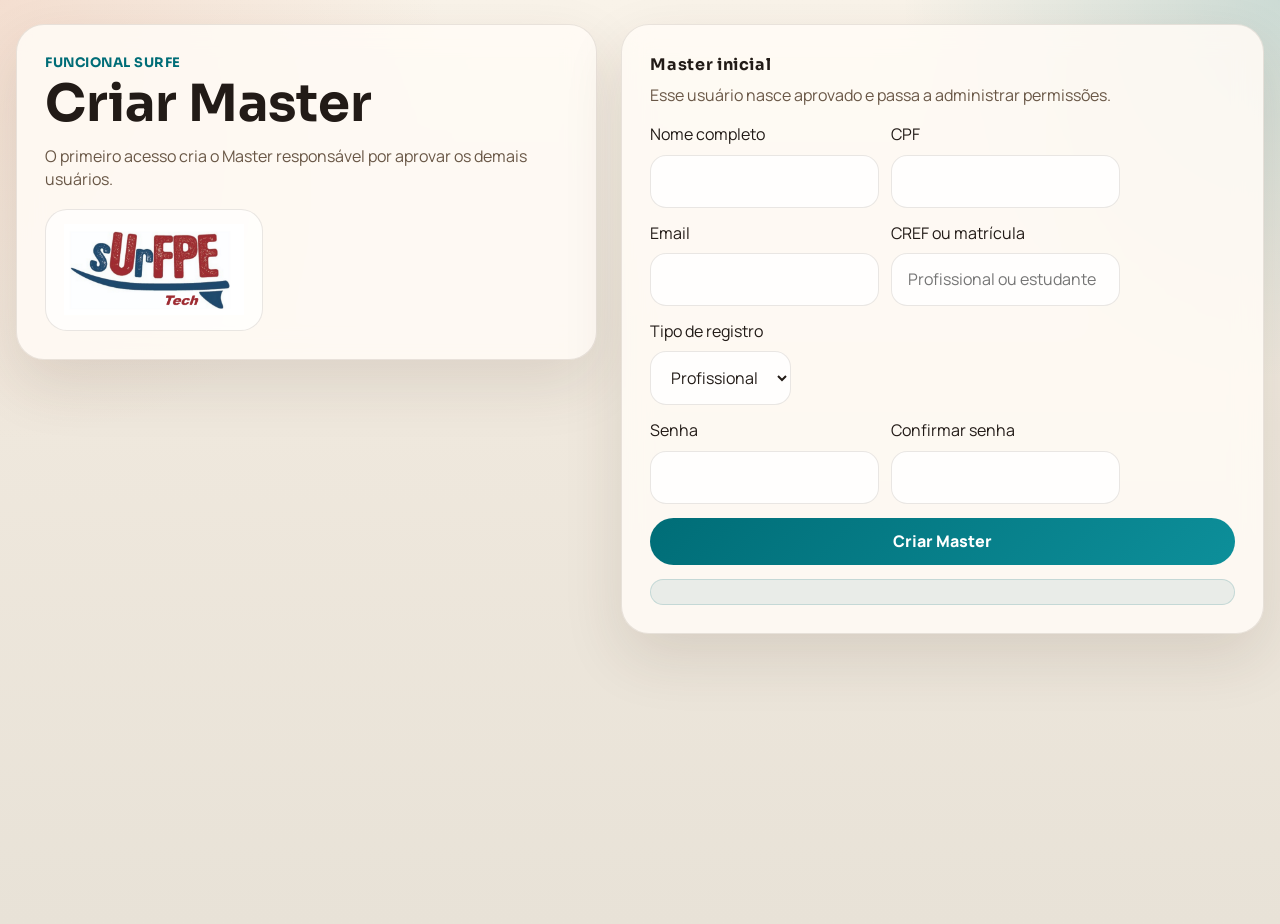
<file: index.html>
﻿<!DOCTYPE html>
<html lang="pt-BR">
<head>
  <meta charset="UTF-8">
  <meta name="viewport" content="width=device-width, initial-scale=1.0">
  <title>Treinos Criados sUrFPE</title>
  <link rel="preconnect" href="https://fonts.googleapis.com">
  <link rel="preconnect" href="https://fonts.gstatic.com" crossorigin>
  <link href="https://fonts.googleapis.com/css2?family=Manrope:wght@400;500;700;800&family=Sora:wght@500;700&display=swap" rel="stylesheet">
  <link rel="stylesheet" href="styles.css">
</head>
<body data-page="dashboard">
  <div class="page-shell">
    <nav class="top-nav">
      <a class="nav-link is-current" href="index.html">Treinos Criados</a>
      <a class="nav-link" href="prescricao.html">Criar Treino</a>
      <a class="nav-link" href="repositorio.html">Repositório</a>
      <a class="nav-link" href="analytics.html">Analytics</a>
      <a class="nav-link" href="users.html">Gestão de Usuários</a>
    </nav>

    <header class="hero dashboard-hero">
      <div class="hero-copy">
        <p class="eyebrow">Funcional Surfe</p>
        <h1>Treinos Criados</h1>
        <p class="hero-text">Acompanhe os programas já montados, reabra qualquer sessão para editar e mantenha a listagem principal dos treinos de forma simples.</p>
        <div class="hero-actions">
          <a class="primary-button link-button" href="prescricao.html">Criar novo treino</a>
        </div>
        <div class="hero-brand">
          <img src="assets/branding/logo-surfpe-tech.png" alt="Logo sUrFPE Tech">
        </div>
      </div>
      <div class="hero-panel dashboard-panel">
        <div class="stat">
          <span class="stat-label">Treinos criados</span>
          <strong class="stat-value" id="dashboardSessions">0</strong>
        </div>
        <div class="stat">
          <span class="stat-label">Média exercícios/treino</span>
          <strong class="stat-value" id="dashboardExerciseAverage">0</strong>
        </div>
        <div class="stat">
          <span class="stat-label">Exercícios no banco</span>
          <strong class="stat-value" id="dashboardTotal">0</strong>
        </div>
      </div>
    </header>

    <section class="dashboard-grid">
      <article class="catalog-panel dashboard-wide">
        <div class="panel-header">
          <div>
            <p class="panel-title">Programas Criados</p>
            <p class="panel-subtitle">Treinos gravados com suas configurações e ênfases.</p>
          </div>
        </div>
        <div class="training-filters">
          <label>
            <span>Nome</span>
            <input id="trainingSearch" type="search" placeholder="Buscar treino pelo nome">
          </label>
          <label>
            <span>Data inicial</span>
            <input id="trainingDateFrom" type="date">
          </label>
          <label>
            <span>Data final</span>
            <input id="trainingDateTo" type="date">
          </label>
          <label>
            <span>Duracao minima (min)</span>
            <input id="trainingDurationMin" type="number" min="0" step="0.25" placeholder="0">
          </label>
          <label>
            <span>Duracao maxima (min)</span>
            <input id="trainingDurationMax" type="number" min="0" step="0.25" placeholder="60">
          </label>
        </div>
        <div class="results-meta">
          <span id="trainingFilterSummary">Mostrando todos os treinos criados.</span>
          <button class="ghost-button compact-button" id="trainingFiltersReset" type="button">Limpar filtros</button>
        </div>
        <div class="created-trainings" id="createdTrainings"></div>
      </article>
    </section>
  </div>

  <script src="usage-analytics.js"></script>
  <script src="auth.js"></script>
  <script src="data/exercises.js"></script>
  <script src="dashboard-v2.js"></script>
</body>
</html>
</file>
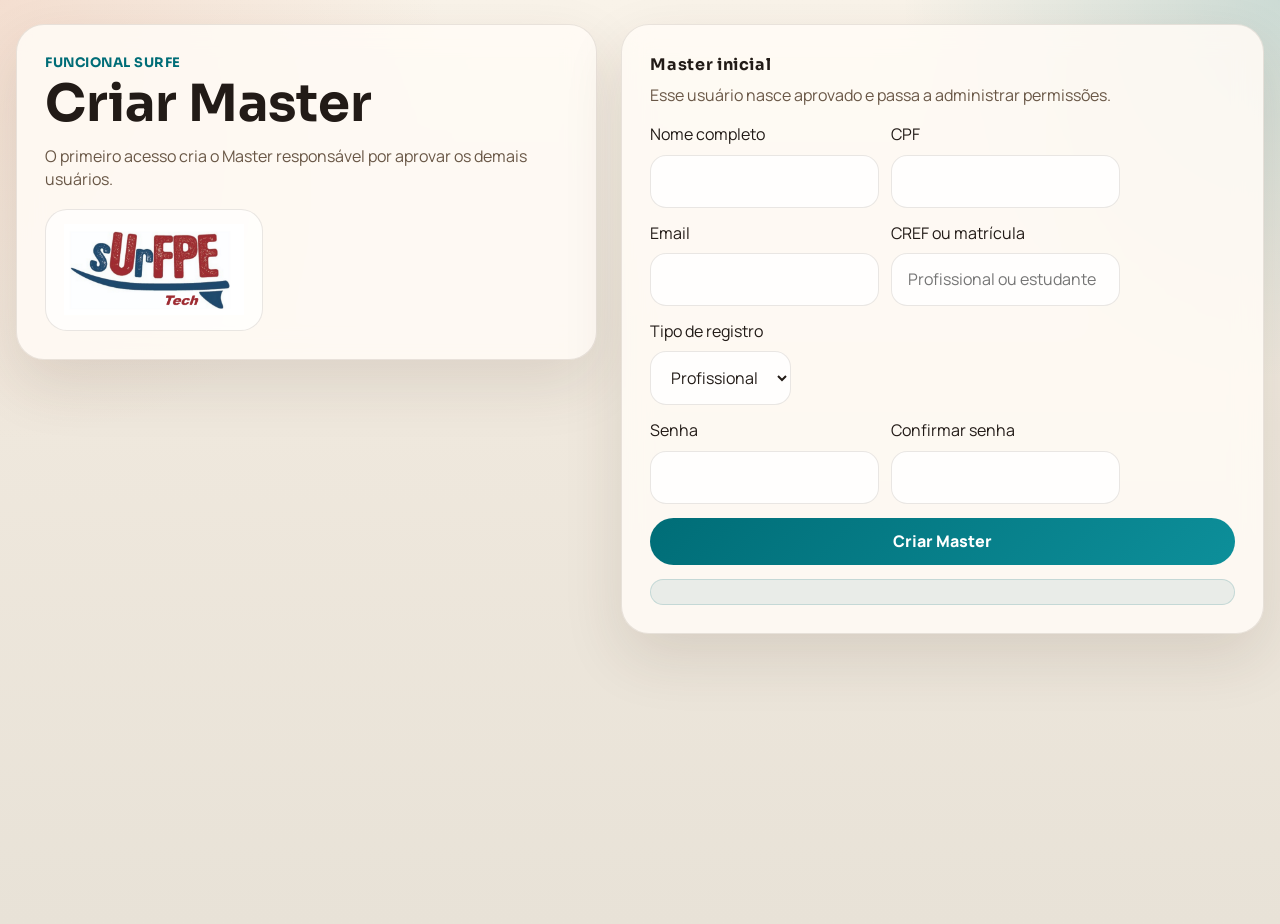
<file: analytics.html>
<!DOCTYPE html>
<html lang="pt-BR">
<head>
  <meta charset="UTF-8">
  <meta name="viewport" content="width=device-width, initial-scale=1.0">
  <title>Analytics sUrFPE</title>
  <link rel="preconnect" href="https://fonts.googleapis.com">
  <link rel="preconnect" href="https://fonts.gstatic.com" crossorigin>
  <link href="https://fonts.googleapis.com/css2?family=Manrope:wght@400;500;700;800&family=Sora:wght@500;700&display=swap" rel="stylesheet">
  <link rel="stylesheet" href="styles.css">
</head>
<body data-page="analytics">
  <div class="page-shell">
    <nav class="top-nav">
      <a class="nav-link" href="index.html">Treinos Criados</a>
      <a class="nav-link" href="prescricao.html">Criar Treino</a>
      <a class="nav-link" href="repositorio.html">Repositório</a>
      <a class="nav-link is-current" href="analytics.html">Analytics</a>
      <a class="nav-link" href="users.html">Gestão de Usuários</a>
    </nav>

    <header class="hero analytics-hero-minimal">
      <div class="hero-copy">
        <p class="eyebrow">Funcional Surfe</p>
        <h1>Analytics</h1>
        <p class="hero-text">Indicadores de uso do sistema, comportamento recente e leitura consolidada do banco e dos treinos criados.</p>
      </div>
      <div class="hero-panel analytics-hero-panel">
        <div class="stat">
          <span class="stat-label">Treinos criados</span>
          <strong class="stat-value" id="dashboardSessions">0</strong>
        </div>
        <div class="stat">
          <span class="stat-label">Média exercícios/treino</span>
          <strong class="stat-value" id="dashboardExerciseAverage">0</strong>
        </div>
        <div class="stat">
          <span class="stat-label">Exercícios no banco</span>
          <strong class="stat-value" id="dashboardTotal">0</strong>
        </div>
      </div>
    </header>

    <section class="dashboard-grid analytics-page-grid">
      <article class="catalog-panel dashboard-wide analytics-panel-minimal">
        <div class="panel-header">
          <div>
            <p class="panel-title">Leitura do Sistema</p>
            <p class="panel-subtitle">Resumo de operação, uso recente, distribuição do banco e tendências de acesso.</p>
          </div>
        </div>
        <div class="analytics-sections" id="dashboardStats"></div>
      </article>
    </section>

  </div>

  <script src="usage-analytics.js"></script>
  <script src="auth.js"></script>
  <script src="data/exercises.js"></script>
  <script src="dashboard-v2.js"></script>
</body>
</html>
</file>
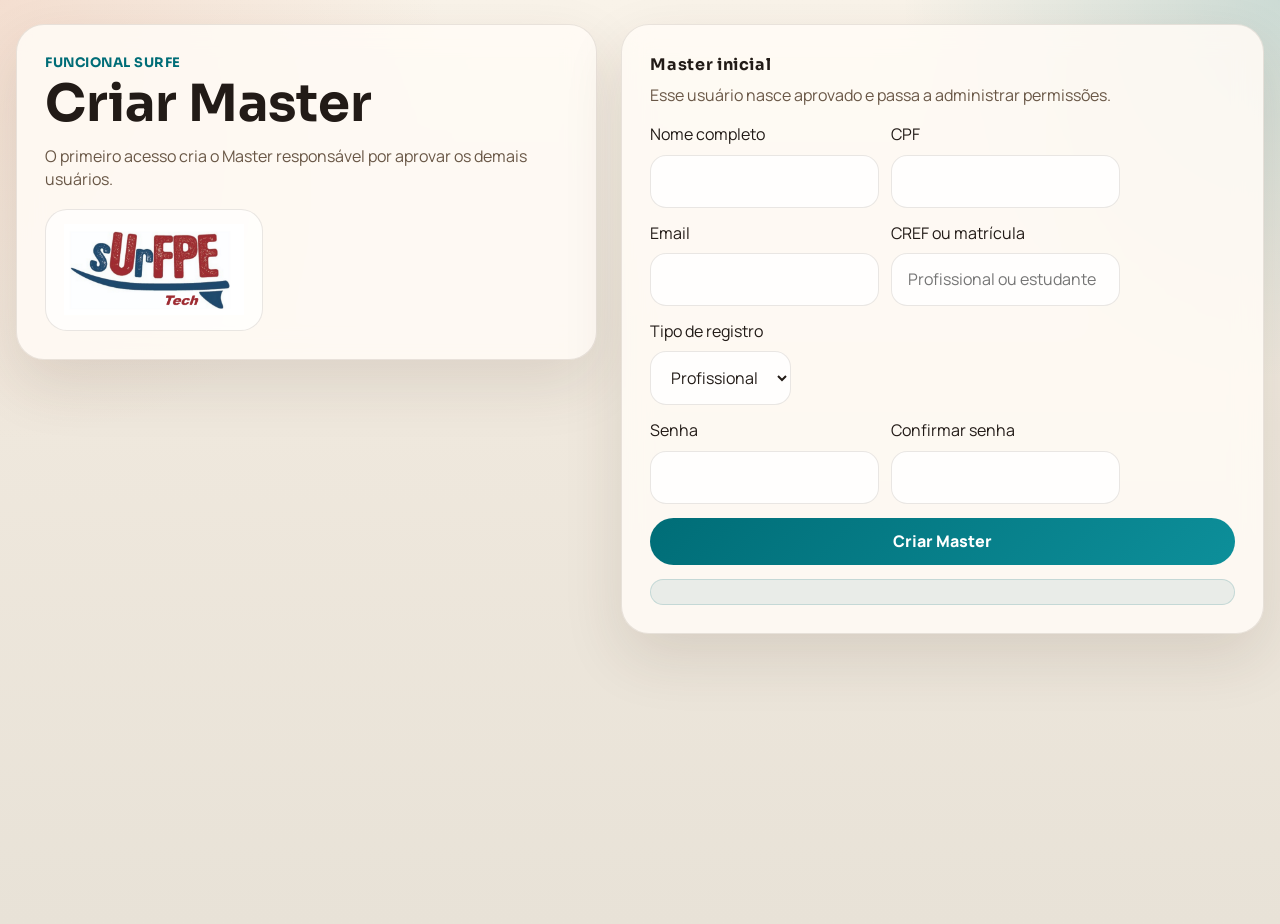
<file: login.html>
<!DOCTYPE html>
<html lang="pt-BR">
<head>
  <meta charset="UTF-8">
  <meta name="viewport" content="width=device-width, initial-scale=1.0">
  <title>Login sUrFPE</title>
  <link rel="preconnect" href="https://fonts.googleapis.com">
  <link rel="preconnect" href="https://fonts.gstatic.com" crossorigin>
  <link href="https://fonts.googleapis.com/css2?family=Manrope:wght@400;500;700;800&family=Sora:wght@500;700&display=swap" rel="stylesheet">
  <link rel="stylesheet" href="styles.css">
</head>
<body data-page="login">
  <div class="page-shell">
    <div id="authApp"></div>
  </div>

  <script src="usage-analytics.js"></script>
  <script src="auth.js"></script>
</body>
</html>
</file>
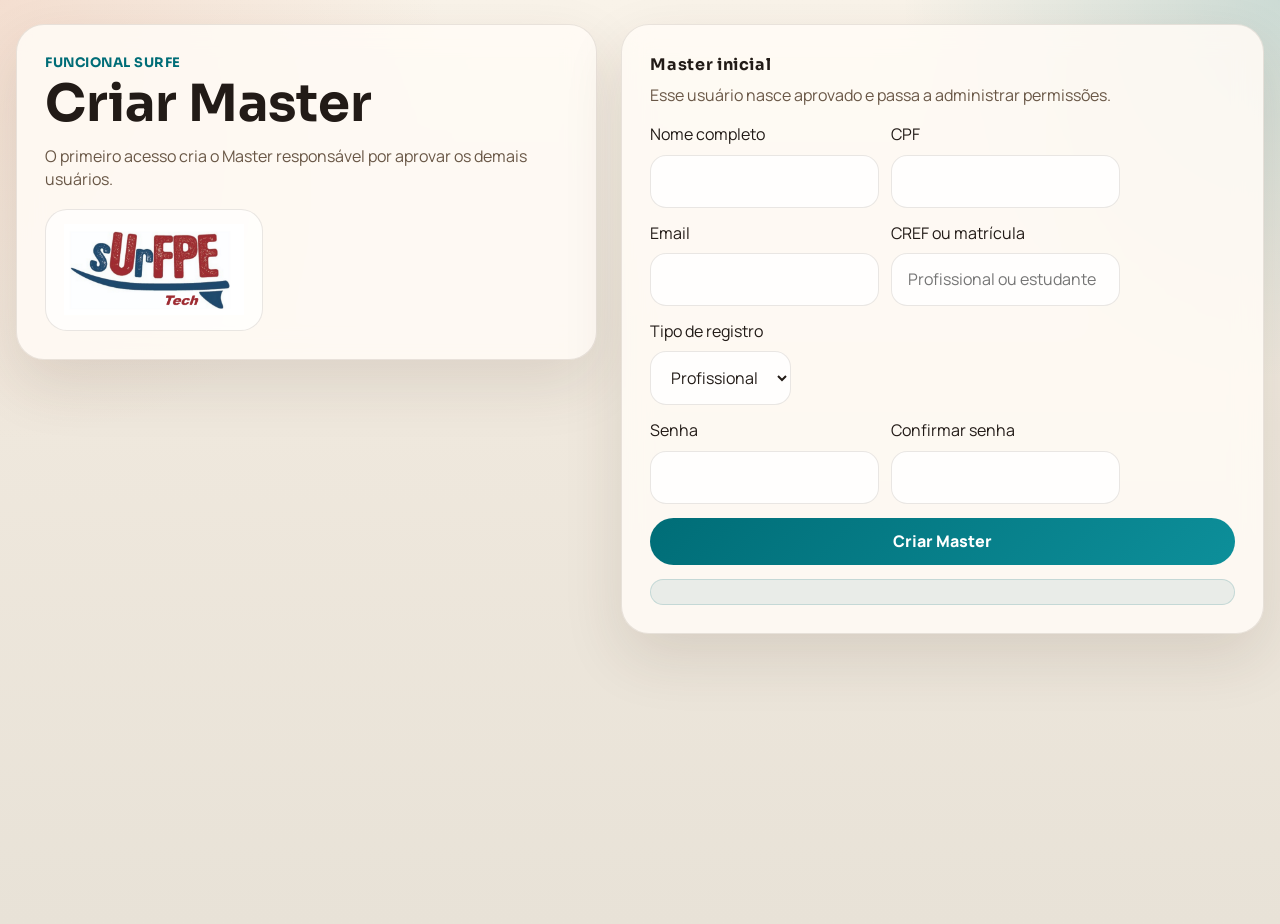
<file: prescricao.html>
<!DOCTYPE html>
<html lang="pt-BR">
<head>
  <meta charset="UTF-8">
  <meta name="viewport" content="width=device-width, initial-scale=1.0">
  <title>Prescrição de Sessão sUrFPE</title>
  <link rel="preconnect" href="https://fonts.googleapis.com">
  <link rel="preconnect" href="https://fonts.gstatic.com" crossorigin>
  <link href="https://fonts.googleapis.com/css2?family=Manrope:wght@400;500;700;800&family=Sora:wght@500;700&display=swap" rel="stylesheet">
  <link rel="stylesheet" href="styles.css">
</head>
<body data-page="prescription">
  <div class="page-shell">
    <nav class="top-nav">
      <a class="nav-link" href="index.html">Treinos Criados</a>
      <a class="nav-link is-current" href="prescricao.html">Criar Treino</a>
      <a class="nav-link" href="repositorio.html">Repositório</a>
      <a class="nav-link" href="analytics.html">Analytics</a>
      <a class="nav-link" href="users.html">Gestão de Usuários</a>
    </nav>

    <header class="hero session-hero">
      <div class="hero-copy">
        <p class="eyebrow">Funcional Surfe</p>
        <h1>Prescrição de Sessão</h1>
        <p class="hero-text">Filtre o banco, escolha os exercícios com um clique, organize a ordem e feche a sessão com o tempo de trabalho e recuperação.</p>
      </div>
      <div class="hero-panel">
        <div class="stat">
          <span class="stat-label">Exercícios na sessão</span>
          <strong class="stat-value" id="selectedCount">0</strong>
        </div>
        <div class="stat">
          <span class="stat-label">Tempo total</span>
          <strong class="stat-value" id="totalSessionTime">0 min</strong>
        </div>
      </div>
    </header>

    <section class="session-summary-banner">
      <div>
        <p class="summary-label">Programação da sessão</p>
        <strong class="summary-main" id="sessionHeadline">Nenhum exercício selecionado</strong>
      </div>
      <div class="summary-side">
        <span id="sessionRatio">Trabalho/recuperação: -</span>
        <span id="sessionTotalLabel">Tempo total: 0 min</span>
      </div>
    </section>

    <section class="session-emphasis-banner">
      <div class="panel-header compact">
        <p class="panel-title">Ênfases da sessão</p>
        <span class="panel-subtitle">Resumo automático com base nos exercícios escolhidos.</span>
      </div>
      <div class="session-emphasis-grid" id="sessionEmphasisGrid"></div>
    </section>

    <main class="layout session-layout">
      <section class="catalog-panel">
        <div class="panel-header">
          <div>
            <p class="panel-title">Banco filtrável</p>
            <p class="panel-subtitle">Clique em adicionar para levar um exercício para a prescrição.</p>
          </div>
          <button class="text-button" id="clearFiltersButton" type="button">Limpar filtros</button>
        </div>

        <div class="search-wrap">
          <input id="searchInput" type="search" placeholder="Pesquisar movimento, descrição, tag ou implemento">
        </div>

        <div class="filter-block">
          <p>Implemento principal</p>
          <div class="chip-row" id="implementFilters"></div>
        </div>

        <div class="filter-block">
          <p>Ênfase corporal</p>
          <div class="chip-row" id="scoreFilters"></div>
        </div>

        <div class="filter-block">
          <p>Fundamentos do surfe</p>
          <div class="chip-row" id="foundationFilters"></div>
        </div>

        <div class="filter-block">
          <p>Valência Esportiva</p>
          <div class="chip-row" id="sportValenceFilters"></div>
        </div>

        <div class="results-meta">
          <strong id="resultsCount">0 resultados</strong>
          <span id="resultsSummary">Banco completo</span>
        </div>

        <div class="card-grid" id="exerciseGrid"></div>
        <div class="pagination" id="pagination"></div>
      </section>

      <aside class="editor-panel session-panel">
        <div class="panel-header">
          <div>
            <p class="panel-title">Montagem da sessão</p>
            <p class="panel-subtitle">Reordene a lista e defina a dose temporal do treino.</p>
          </div>
          <button class="text-button" id="clearSelectionButton" type="button">Limpar sessão</button>
        </div>

        <form id="sessionForm" class="editor-form session-form" data-mode="intervalado">
          <label>
            <span>Nome da sessão</span>
            <input id="sessionName" type="text" placeholder="Sessão de força para o surfe">
          </label>

          <div class="session-form-top">
            <label>
              <span>Modo de treino</span>
              <select id="sessionMode">
                <option value="intervalado">Intervalado</option>
                <option value="rot">ROT (Reps On Time)</option>
                <option value="mobility_reps">MOBILITY REPs (n Reps por movimento)</option>
                <option value="mobility_time">MOBILITY TIME (n s por movimento)</option>
              </select>
            </label>

            <label>
              <span>Número de séries</span>
              <input id="seriesCount" type="number" min="1" step="1" value="1">
            </label>
          </div>

          <div class="form-split session-timing-grid">
            <div class="session-duration-group" id="intervalDurationGroup">
              <span class="duration-group-label" id="durationGroupLabel">Estímulo / Recuperação</span>
              <div class="duration-pair-row">
                <div id="workField" class="duration-cluster">
                  <span class="duration-cluster-label" id="workClusterLabel">Estímulo</span>
                  <div class="duration-row">
                    <div class="duration-part duration-part-minutes">
                      <span>Min</span>
                      <input id="workMinutesPart" type="number" min="0" step="1" value="2">
                    </div>
                    <div class="duration-part duration-part-seconds">
                      <span>s</span>
                      <input id="workSecondsPart" type="number" min="0" max="59" step="5" value="0">
                    </div>
                  </div>
                  <input id="workMinutes" type="hidden" value="2">
                </div>
                <span class="duration-separator">/</span>
                <div id="restField" class="duration-cluster">
                  <span class="duration-cluster-label" id="restClusterLabel">Recuperação</span>
                  <div class="duration-row">
                    <div class="duration-part duration-part-minutes">
                      <span>Min</span>
                      <input id="restMinutesPart" type="number" min="0" step="1" value="2">
                    </div>
                    <div class="duration-part duration-part-seconds">
                      <span>s</span>
                      <input id="restSecondsPart" type="number" min="0" max="59" step="5" value="0">
                    </div>
                  </div>
                  <input id="restMinutes" type="hidden" value="2">
                </div>
              </div>
            </div>
            <label id="intensityField">
              <span>Escala 4PIS</span>
              <select id="intensity4pis">
                <option value="0">0</option>
                <option value="1">1</option>
                <option value="2">2</option>
                <option value="3" selected>3</option>
                <option value="4">4</option>
                <option value="All Out">All Out</option>
              </select>
            </label>
            <label id="repsField" hidden>
              <span>Repetições por exercício</span>
              <input id="repsPerExercise" type="number" min="1" step="1" value="5">
            </label>
          </div>

          <p class="hint session-mode-hint" id="modeHint">No modo intervalado, o tempo total considera estímulo + recuperação para cada exercício.</p>
        </form>

        <section class="detail-panel session-list-panel">
          <div class="panel-header compact">
            <div>
              <p class="panel-title">Lista prescrita</p>
              <span class="panel-subtitle" id="selectedListSubtitle">0 exercícios selecionados.</span>
            </div>
            <div class="random-tools">
              <button class="ghost-button compact-button random-button" id="randomSelectionButton" type="button">Random</button>
              <div class="random-info">
                <button class="info-badge" type="button" aria-label="Informações sobre o botão Random">i</button>
                <div class="random-tooltip" role="tooltip">
                  O botão <strong>Random</strong> sorteia do banco a quantidade de exercícios informada para acelerar a escolha dos exercícios parcial ou totalmente. Depois do sorteio, a lista precisa ser validada e a ordem ajustada conforme decisão do responsável pela prescrição.
                </div>
              </div>
            </div>
          </div>
          <div id="selectedList" class="selected-list"></div>
        </section>

        <section class="detail-panel">
          <div class="panel-header compact">
            <p class="panel-title">Diagramação da sessão</p>
            <span class="panel-subtitle">Visual simples da sessão pronta.</span>
          </div>
          <div id="sessionPreview" class="session-preview"></div>
          <div class="editor-actions">
            <button class="primary-button" id="saveSessionButton" type="button">Finalizar e gravar sessão</button>
            <button class="ghost-button" id="exportPdfButton" type="button">Exportar sessão em PDF</button>
            <button class="ghost-button" id="exportJpegButton" type="button">Exportar sessão em JPEG</button>
          </div>
          <p class="hint" id="sessionFeedback" aria-live="polite"></p>
        </section>

      </aside>
    </main>
  </div>

  <div class="modal-backdrop" id="randomModal" hidden>
    <div class="modal-card" role="dialog" aria-modal="true" aria-labelledby="randomModalTitle">
      <div class="panel-header compact">
        <div>
          <p class="panel-title" id="randomModalTitle">Random</p>
          <span class="panel-subtitle">Defina a quantidade e a ênfase desejada para acelerar a montagem da sessão.</span>
        </div>
        <button class="text-button compact-button" id="closeRandomModalButton" type="button">Fechar</button>
      </div>

      <form class="editor-form" id="randomForm">
        <label>
          <span>Quantidade de exercícios</span>
          <input id="randomExerciseCount" type="number" min="1" step="1" value="4">
        </label>

        <div class="score-group">
          <p>Fundamentos do surfe para privilegiar no sorteio</p>
          <div class="modal-check-grid">
            <label class="check-card">
              <input type="checkbox" name="randomFoundation" value="popup">
              <span>Popup</span>
            </label>
            <label class="check-card">
              <input type="checkbox" name="randomFoundation" value="rowing">
              <span>Remada</span>
            </label>
            <label class="check-card">
              <input type="checkbox" name="randomFoundation" value="navigation">
              <span>Navegação</span>
            </label>
            <label class="check-card">
              <input type="checkbox" name="randomFoundation" value="railManeuvers">
              <span>Manobras de Borda</span>
            </label>
          </div>
        </div>

        <div class="random-modal-note">
          <span class="info-badge" aria-hidden="true">i</span>
          <p>Se você selecionar fundamentos, o sorteio usa peso matemático para favorecer exercícios mais alinhados a esses estímulos. A lista gerada continua precisando de validação e ajuste de ordem pelo responsável pela prescrição.</p>
        </div>

        <div class="editor-actions">
          <button class="primary-button" id="confirmRandomButton" type="submit">Gerar seleção</button>
          <button class="ghost-button" id="cancelRandomButton" type="button">Cancelar</button>
        </div>
      </form>
    </div>
  </div>

  <script src="usage-analytics.js"></script>
  <script src="auth.js"></script>
  <script src="data/exercises.js"></script>
  <script src="prescription.js?v=20260630-1"></script>
</body>
</html>
</file>
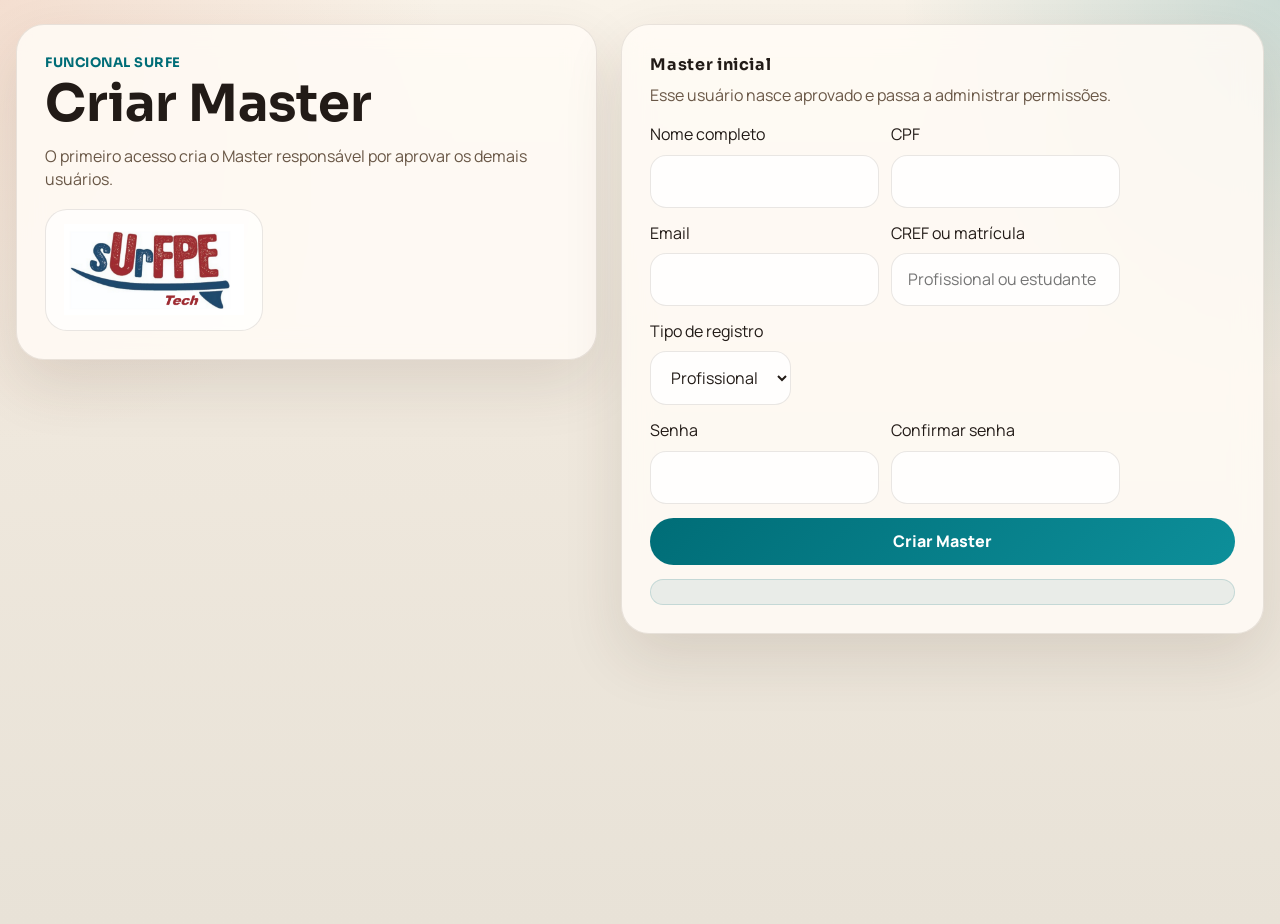
<file: users.html>
<!DOCTYPE html>
<html lang="pt-BR">
<head>
  <meta charset="UTF-8">
  <meta name="viewport" content="width=device-width, initial-scale=1.0">
  <title>Gestão de Usuários sUrFPE</title>
  <link rel="preconnect" href="https://fonts.googleapis.com">
  <link rel="preconnect" href="https://fonts.gstatic.com" crossorigin>
  <link href="https://fonts.googleapis.com/css2?family=Manrope:wght@400;500;700;800&family=Sora:wght@500;700&display=swap" rel="stylesheet">
  <link rel="stylesheet" href="styles.css">
</head>
<body data-page="users">
  <div class="page-shell">
    <nav class="top-nav">
      <a class="nav-link" href="index.html">Treinos Criados</a>
      <a class="nav-link" href="prescricao.html">Criar Treino</a>
      <a class="nav-link" href="repositorio.html">Repositório</a>
      <a class="nav-link" href="analytics.html">Analytics</a>
      <a class="nav-link is-current" href="users.html">Gestão de Usuários</a>
    </nav>

    <header class="hero analytics-hero-minimal hero-single">
      <div class="hero-copy">
        <p class="eyebrow">Funcional Surfe</p>
        <h1>Gestão de Usuários</h1>
        <p class="hero-text">Painel do Master para aprovar solicitações, ajustar perfis e manter o controle de acesso do sistema.</p>
      </div>
    </header>

    <section class="dashboard-grid analytics-page-grid">
      <article class="catalog-panel dashboard-wide analytics-panel-minimal" id="userManagementPanel" hidden>
        <div class="panel-header">
          <div>
            <p class="panel-title">Permissões e liberações</p>
            <p class="panel-subtitle">Aprove cadastros pendentes e revise os níveis dos usuários ativos.</p>
          </div>
        </div>
        <div id="userManagementContent"></div>
      </article>
    </section>
  </div>

  <script src="usage-analytics.js"></script>
  <script src="auth.js"></script>
  <script src="data/exercises.js"></script>
  <script src="dashboard-v2.js"></script>
</body>
</html>
</file>
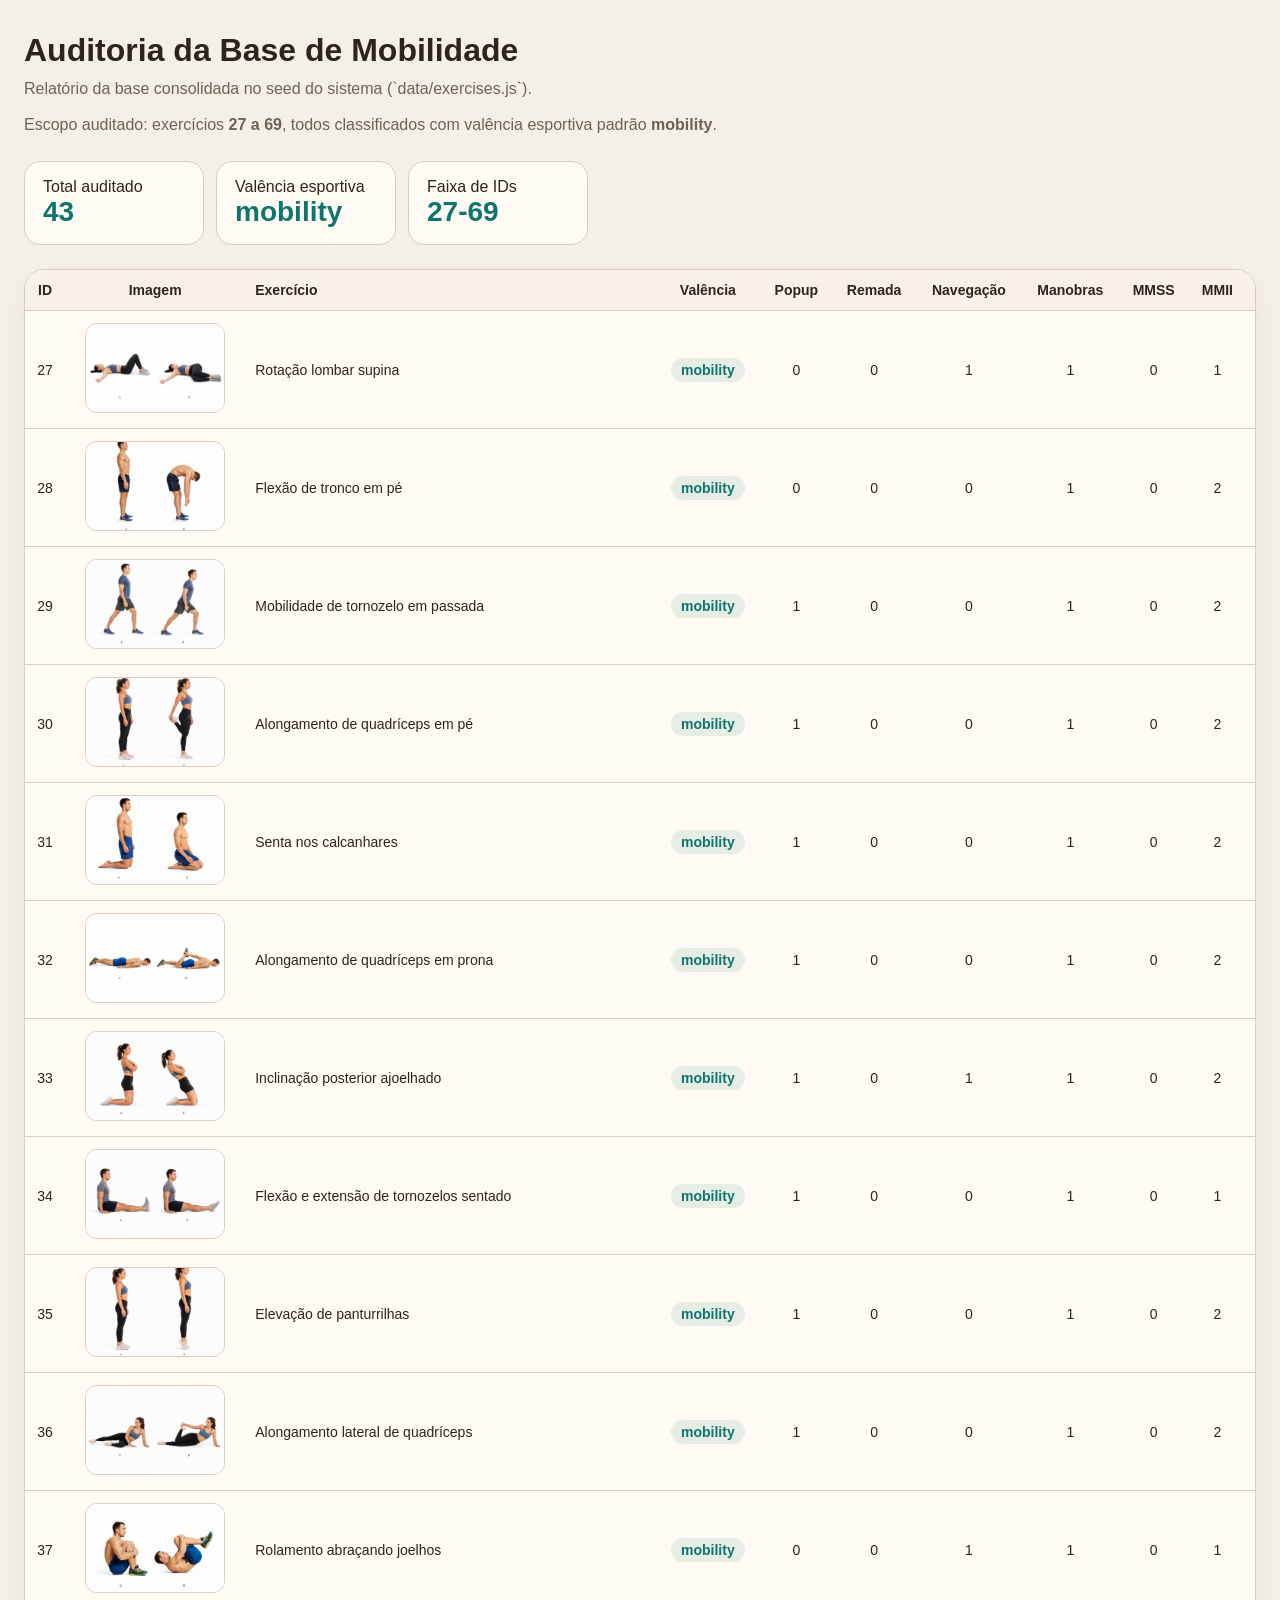
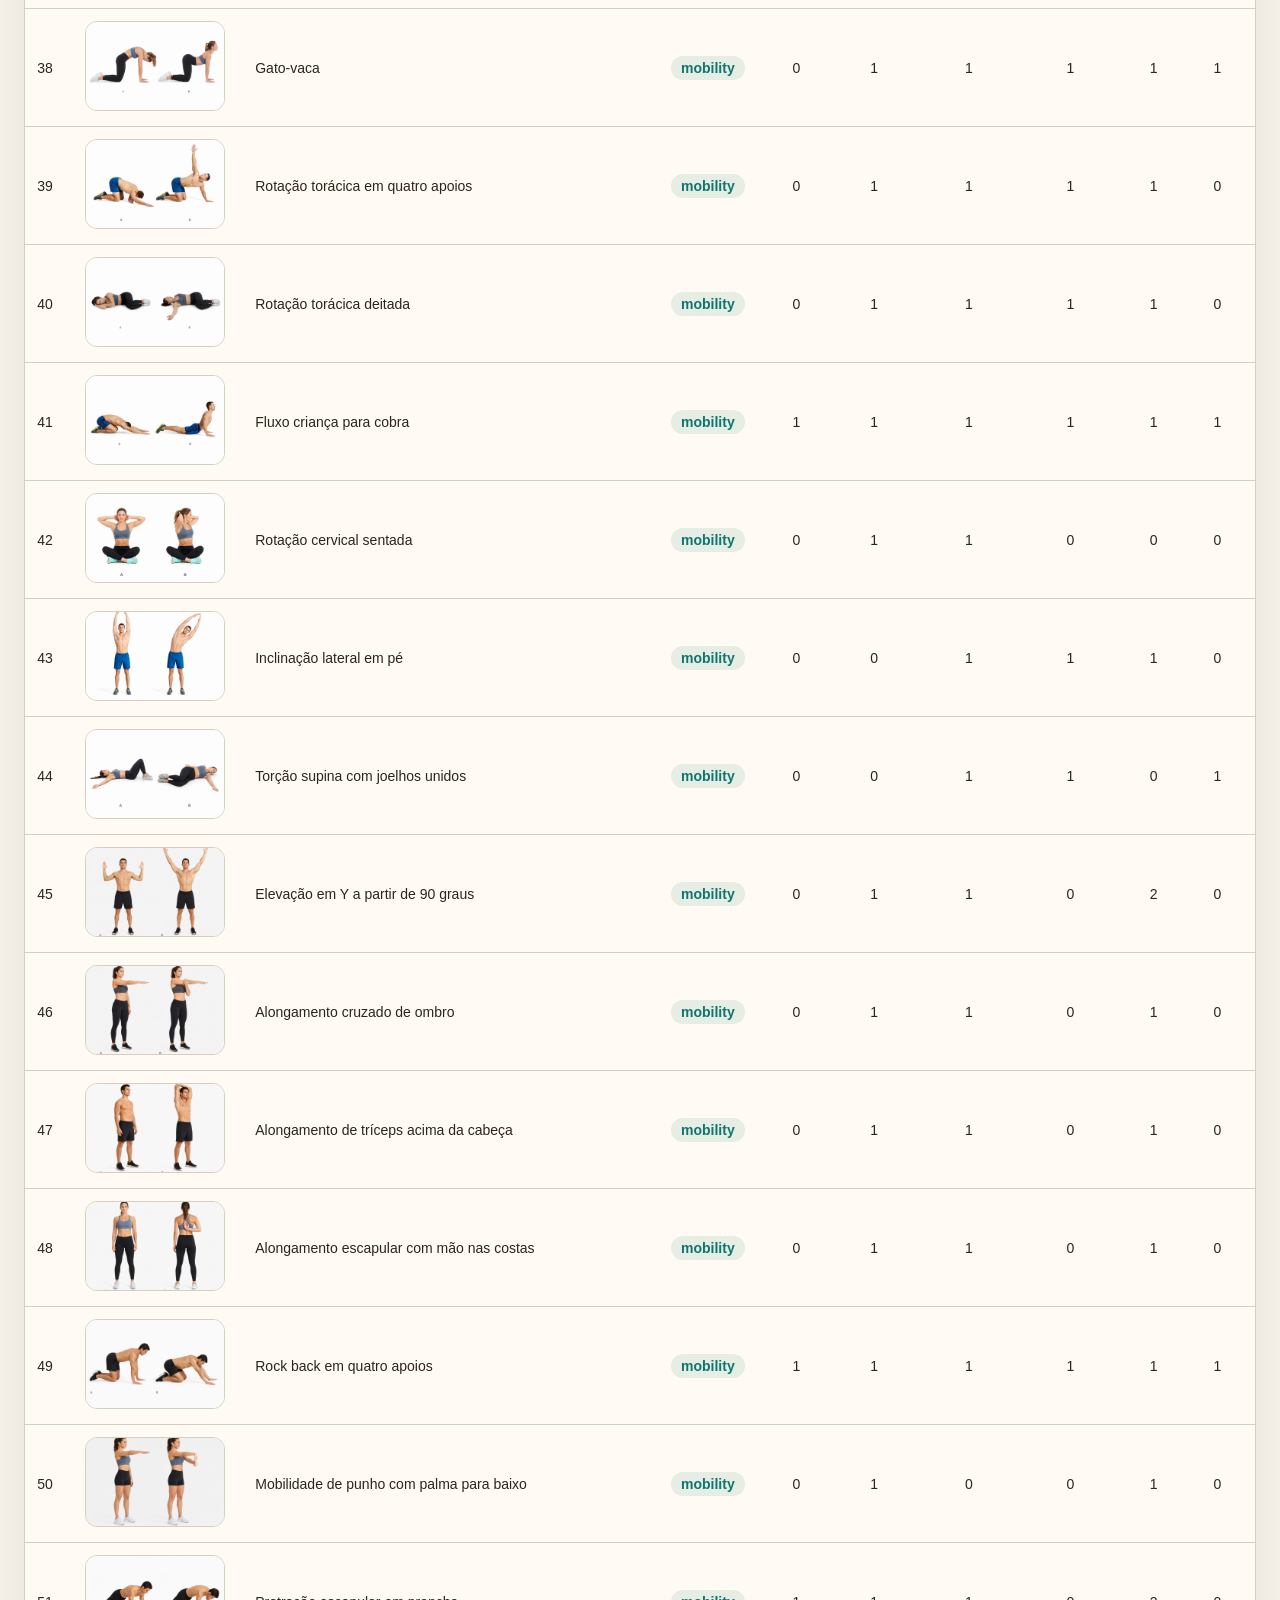
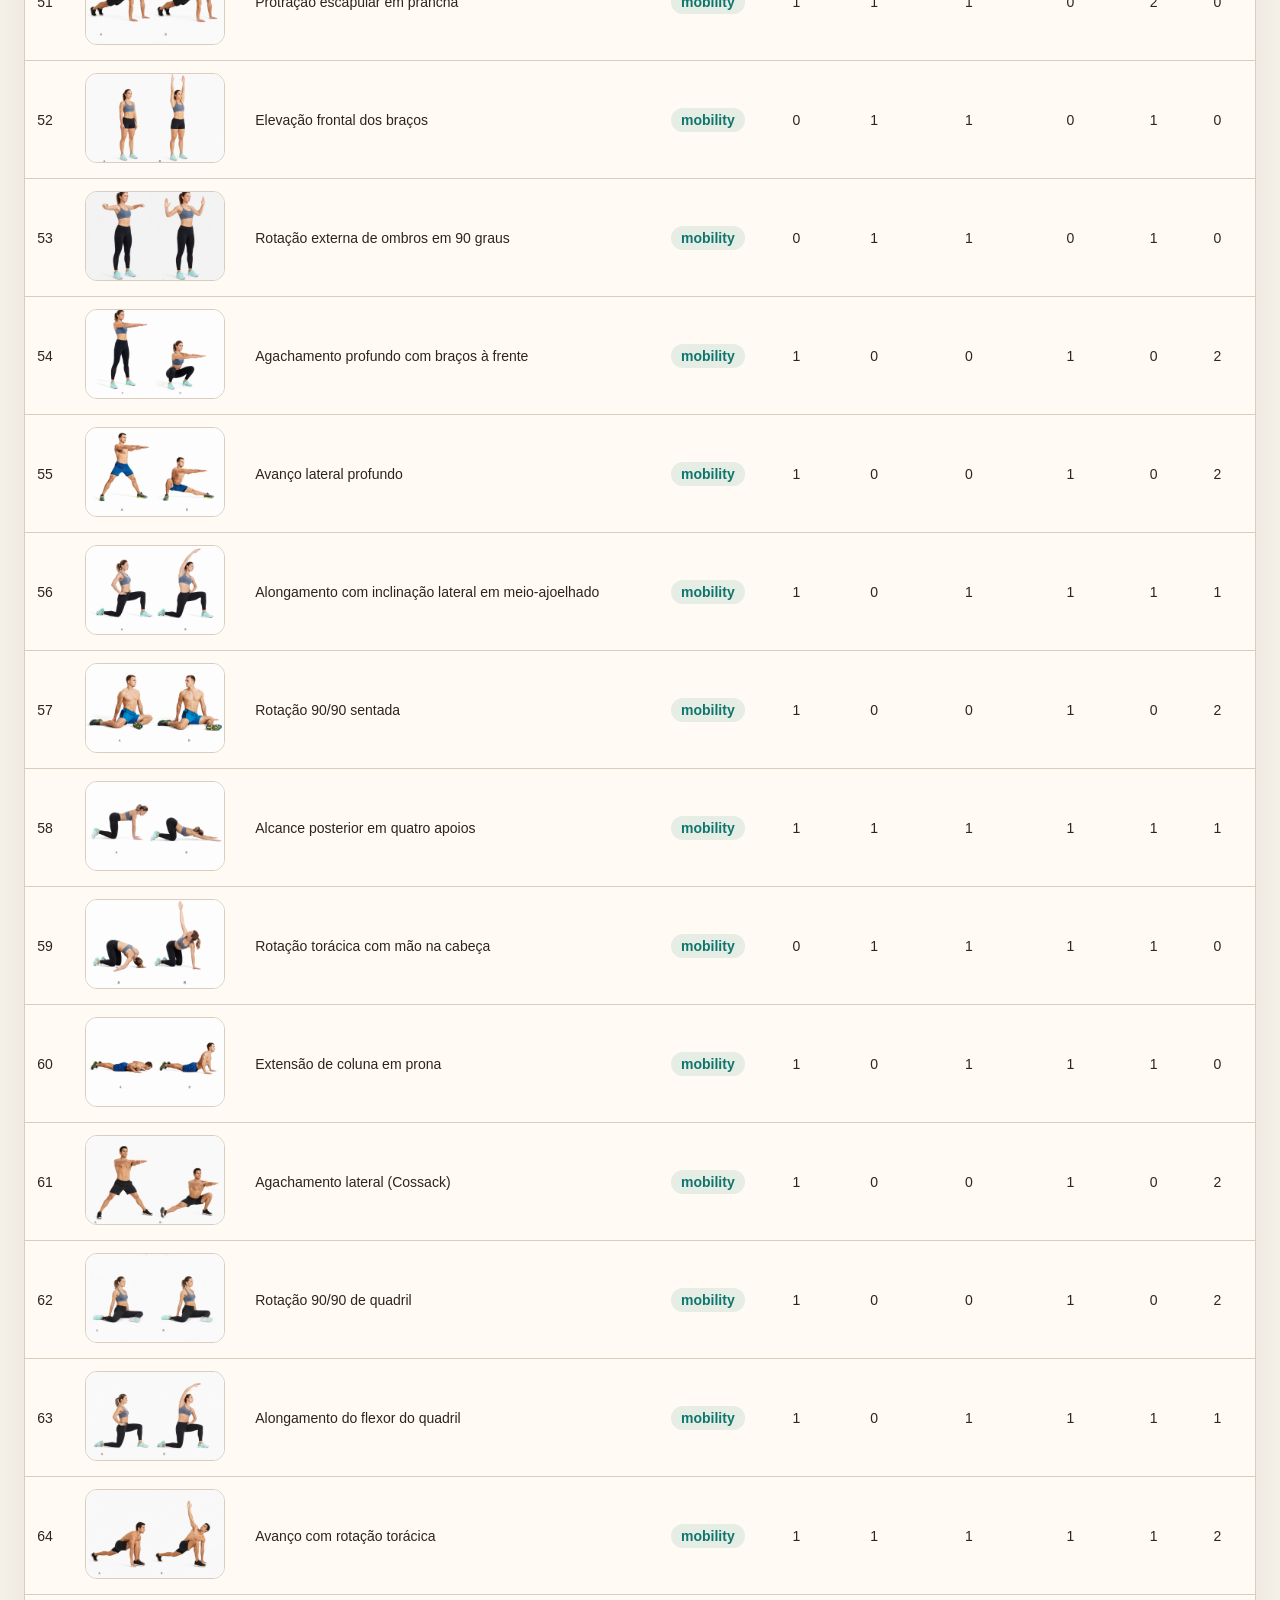
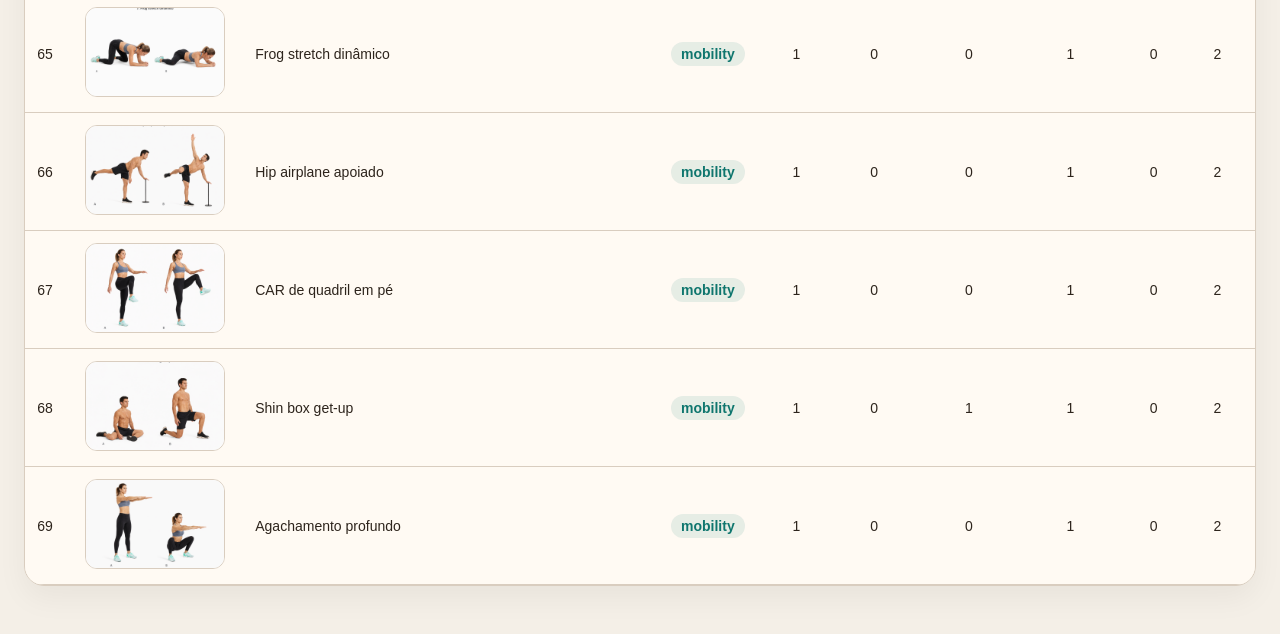
<file: docs/mobility-classification-audit.html>
<!DOCTYPE html>
<html lang="pt-BR">
<head>
  <meta charset="UTF-8" />
  <meta name="viewport" content="width=device-width, initial-scale=1.0" />
  <title>Auditoria da Base de Mobilidade</title>
  <style>
    :root {
      color-scheme: light;
      --bg: #f4efe7;
      --panel: #fffaf3;
      --line: #d9cdbf;
      --text: #2d241c;
      --muted: #6f6255;
      --accent: #0f766e;
    }

    * {
      box-sizing: border-box;
    }

    body {
      margin: 0;
      font-family: "Segoe UI", Tahoma, sans-serif;
      background: var(--bg);
      color: var(--text);
    }

    main {
      max-width: 1600px;
      margin: 0 auto;
      padding: 32px 24px 48px;
    }

    h1 {
      margin: 0 0 8px;
      font-size: 32px;
    }

    p {
      margin: 0 0 12px;
      color: var(--muted);
      line-height: 1.5;
    }

    .summary {
      display: flex;
      gap: 12px;
      flex-wrap: wrap;
      margin: 24px 0;
    }

    .card {
      min-width: 180px;
      padding: 16px 18px;
      border: 1px solid var(--line);
      border-radius: 16px;
      background: var(--panel);
    }

    .card strong {
      display: block;
      font-size: 28px;
      color: var(--accent);
    }

    .table-wrap {
      overflow-x: auto;
      border: 1px solid var(--line);
      border-radius: 20px;
      background: var(--panel);
      box-shadow: 0 12px 30px rgba(0, 0, 0, 0.05);
    }

    table {
      width: 100%;
      border-collapse: collapse;
      min-width: 1450px;
    }

    thead th {
      position: sticky;
      top: 0;
      z-index: 1;
      background: #f8f1e8;
    }

    th,
    td {
      padding: 12px 10px;
      border-bottom: 1px solid var(--line);
      text-align: center;
      vertical-align: middle;
      font-size: 14px;
    }

    th.left,
    td.left {
      text-align: left;
    }

    tbody tr:hover {
      background: rgba(15, 118, 110, 0.05);
    }

    img.thumb {
      width: 140px;
      height: 90px;
      object-fit: cover;
      border-radius: 12px;
      border: 1px solid var(--line);
      background: #fff;
    }

    .pill {
      display: inline-block;
      padding: 4px 10px;
      border-radius: 999px;
      background: rgba(15, 118, 110, 0.1);
      color: var(--accent);
      font-weight: 600;
    }
  </style>
</head>
<body>
  <main>
    <h1>Auditoria da Base de Mobilidade</h1>
    <p>Relatório da base consolidada no seed do sistema (`data/exercises.js`).</p>
    <p>Escopo auditado: exercícios <strong>27 a 69</strong>, todos classificados com valência esportiva padrão <strong>mobility</strong>.</p>

    <section class="summary">
      <div class="card">
        <span>Total auditado</span>
        <strong>43</strong>
      </div>
      <div class="card">
        <span>Valência esportiva</span>
        <strong>mobility</strong>
      </div>
      <div class="card">
        <span>Faixa de IDs</span>
        <strong>27-69</strong>
      </div>
    </section>

    <div class="table-wrap">
      <table>
        <thead>
          <tr>
            <th>ID</th>
            <th>Imagem</th>
            <th class="left">Exercício</th>
            <th>Valência</th>
            <th>Popup</th>
            <th>Remada</th>
            <th>Navegação</th>
            <th>Manobras</th>
            <th>MMSS</th>
            <th>MMII</th>
            <th>Tronco</th>
            <th>Core</th>
            <th>Equilíbrio</th>
          </tr>
        </thead>
        <tbody>
          <tr><td>27</td><td><img class="thumb" src="../assets/exercises/exercise-27.png" alt="Rotação lombar supina" /></td><td class="left">Rotação lombar supina</td><td><span class="pill">mobility</span></td><td>0</td><td>0</td><td>1</td><td>1</td><td>0</td><td>1</td><td>2</td><td>1</td><td>0</td></tr>
          <tr><td>28</td><td><img class="thumb" src="../assets/exercises/exercise-28.png" alt="Flexão de tronco em pé" /></td><td class="left">Flexão de tronco em pé</td><td><span class="pill">mobility</span></td><td>0</td><td>0</td><td>0</td><td>1</td><td>0</td><td>2</td><td>2</td><td>1</td><td>1</td></tr>
          <tr><td>29</td><td><img class="thumb" src="../assets/exercises/exercise-29.png" alt="Mobilidade de tornozelo em passada" /></td><td class="left">Mobilidade de tornozelo em passada</td><td><span class="pill">mobility</span></td><td>1</td><td>0</td><td>0</td><td>1</td><td>0</td><td>2</td><td>1</td><td>1</td><td>1</td></tr>
          <tr><td>30</td><td><img class="thumb" src="../assets/exercises/exercise-30.png" alt="Alongamento de quadríceps em pé" /></td><td class="left">Alongamento de quadríceps em pé</td><td><span class="pill">mobility</span></td><td>1</td><td>0</td><td>0</td><td>1</td><td>0</td><td>2</td><td>0</td><td>1</td><td>2</td></tr>
          <tr><td>31</td><td><img class="thumb" src="../assets/exercises/exercise-31.png" alt="Senta nos calcanhares" /></td><td class="left">Senta nos calcanhares</td><td><span class="pill">mobility</span></td><td>1</td><td>0</td><td>0</td><td>1</td><td>0</td><td>2</td><td>1</td><td>0</td><td>0</td></tr>
          <tr><td>32</td><td><img class="thumb" src="../assets/exercises/exercise-32.png" alt="Alongamento de quadríceps em prona" /></td><td class="left">Alongamento de quadríceps em prona</td><td><span class="pill">mobility</span></td><td>1</td><td>0</td><td>0</td><td>1</td><td>0</td><td>2</td><td>0</td><td>0</td><td>0</td></tr>
          <tr><td>33</td><td><img class="thumb" src="../assets/exercises/exercise-33.png" alt="Inclinação posterior ajoelhado" /></td><td class="left">Inclinação posterior ajoelhado</td><td><span class="pill">mobility</span></td><td>1</td><td>0</td><td>1</td><td>1</td><td>0</td><td>2</td><td>1</td><td>1</td><td>1</td></tr>
          <tr><td>34</td><td><img class="thumb" src="../assets/exercises/exercise-34.png" alt="Flexão e extensão de tornozelos sentado" /></td><td class="left">Flexão e extensão de tornozelos sentado</td><td><span class="pill">mobility</span></td><td>1</td><td>0</td><td>0</td><td>1</td><td>0</td><td>1</td><td>0</td><td>0</td><td>0</td></tr>
          <tr><td>35</td><td><img class="thumb" src="../assets/exercises/exercise-35.png" alt="Elevação de panturrilhas" /></td><td class="left">Elevação de panturrilhas</td><td><span class="pill">mobility</span></td><td>1</td><td>0</td><td>0</td><td>1</td><td>0</td><td>2</td><td>0</td><td>1</td><td>2</td></tr>
          <tr><td>36</td><td><img class="thumb" src="../assets/exercises/exercise-36.png" alt="Alongamento lateral de quadríceps" /></td><td class="left">Alongamento lateral de quadríceps</td><td><span class="pill">mobility</span></td><td>1</td><td>0</td><td>0</td><td>1</td><td>0</td><td>2</td><td>1</td><td>1</td><td>1</td></tr>
          <tr><td>37</td><td><img class="thumb" src="../assets/exercises/exercise-37.png" alt="Rolamento abraçando joelhos" /></td><td class="left">Rolamento abraçando joelhos</td><td><span class="pill">mobility</span></td><td>0</td><td>0</td><td>1</td><td>1</td><td>0</td><td>1</td><td>2</td><td>2</td><td>1</td></tr>
          <tr><td>38</td><td><img class="thumb" src="../assets/exercises/exercise-38.png" alt="Gato-vaca" /></td><td class="left">Gato-vaca</td><td><span class="pill">mobility</span></td><td>0</td><td>1</td><td>1</td><td>1</td><td>1</td><td>1</td><td>2</td><td>1</td><td>0</td></tr>
          <tr><td>39</td><td><img class="thumb" src="../assets/exercises/exercise-39.png" alt="Rotação torácica em quatro apoios" /></td><td class="left">Rotação torácica em quatro apoios</td><td><span class="pill">mobility</span></td><td>0</td><td>1</td><td>1</td><td>1</td><td>1</td><td>0</td><td>2</td><td>1</td><td>1</td></tr>
          <tr><td>40</td><td><img class="thumb" src="../assets/exercises/exercise-40.png" alt="Rotação torácica deitada" /></td><td class="left">Rotação torácica deitada</td><td><span class="pill">mobility</span></td><td>0</td><td>1</td><td>1</td><td>1</td><td>1</td><td>0</td><td>2</td><td>1</td><td>0</td></tr>
          <tr><td>41</td><td><img class="thumb" src="../assets/exercises/exercise-41.png" alt="Fluxo criança para cobra" /></td><td class="left">Fluxo criança para cobra</td><td><span class="pill">mobility</span></td><td>1</td><td>1</td><td>1</td><td>1</td><td>1</td><td>1</td><td>2</td><td>1</td><td>0</td></tr>
          <tr><td>42</td><td><img class="thumb" src="../assets/exercises/exercise-42.png" alt="Rotação cervical sentada" /></td><td class="left">Rotação cervical sentada</td><td><span class="pill">mobility</span></td><td>0</td><td>1</td><td>1</td><td>0</td><td>0</td><td>0</td><td>1</td><td>0</td><td>0</td></tr>
          <tr><td>43</td><td><img class="thumb" src="../assets/exercises/exercise-43.png" alt="Inclinação lateral em pé" /></td><td class="left">Inclinação lateral em pé</td><td><span class="pill">mobility</span></td><td>0</td><td>0</td><td>1</td><td>1</td><td>1</td><td>0</td><td>2</td><td>1</td><td>1</td></tr>
          <tr><td>44</td><td><img class="thumb" src="../assets/exercises/exercise-44.png" alt="Torção supina com joelhos unidos" /></td><td class="left">Torção supina com joelhos unidos</td><td><span class="pill">mobility</span></td><td>0</td><td>0</td><td>1</td><td>1</td><td>0</td><td>1</td><td>2</td><td>1</td><td>0</td></tr>
          <tr><td>45</td><td><img class="thumb" src="../assets/exercises/exercise-45.png" alt="Elevação em Y a partir de 90 graus" /></td><td class="left">Elevação em Y a partir de 90 graus</td><td><span class="pill">mobility</span></td><td>0</td><td>1</td><td>1</td><td>0</td><td>2</td><td>0</td><td>1</td><td>0</td><td>0</td></tr>
          <tr><td>46</td><td><img class="thumb" src="../assets/exercises/exercise-46.png" alt="Alongamento cruzado de ombro" /></td><td class="left">Alongamento cruzado de ombro</td><td><span class="pill">mobility</span></td><td>0</td><td>1</td><td>1</td><td>0</td><td>1</td><td>0</td><td>0</td><td>0</td><td>0</td></tr>
          <tr><td>47</td><td><img class="thumb" src="../assets/exercises/exercise-47.png" alt="Alongamento de tríceps acima da cabeça" /></td><td class="left">Alongamento de tríceps acima da cabeça</td><td><span class="pill">mobility</span></td><td>0</td><td>1</td><td>1</td><td>0</td><td>1</td><td>0</td><td>0</td><td>0</td><td>0</td></tr>
          <tr><td>48</td><td><img class="thumb" src="../assets/exercises/exercise-48.png" alt="Alongamento escapular com mão nas costas" /></td><td class="left">Alongamento escapular com mão nas costas</td><td><span class="pill">mobility</span></td><td>0</td><td>1</td><td>1</td><td>0</td><td>1</td><td>0</td><td>0</td><td>0</td><td>0</td></tr>
          <tr><td>49</td><td><img class="thumb" src="../assets/exercises/exercise-49.png" alt="Rock back em quatro apoios" /></td><td class="left">Rock back em quatro apoios</td><td><span class="pill">mobility</span></td><td>1</td><td>1</td><td>1</td><td>1</td><td>1</td><td>1</td><td>1</td><td>1</td><td>0</td></tr>
          <tr><td>50</td><td><img class="thumb" src="../assets/exercises/exercise-50.png" alt="Mobilidade de punho com palma para baixo" /></td><td class="left">Mobilidade de punho com palma para baixo</td><td><span class="pill">mobility</span></td><td>0</td><td>1</td><td>0</td><td>0</td><td>1</td><td>0</td><td>0</td><td>0</td><td>0</td></tr>
          <tr><td>51</td><td><img class="thumb" src="../assets/exercises/exercise-51.png" alt="Protração escapular em prancha" /></td><td class="left">Protração escapular em prancha</td><td><span class="pill">mobility</span></td><td>1</td><td>1</td><td>1</td><td>0</td><td>2</td><td>0</td><td>1</td><td>2</td><td>1</td></tr>
          <tr><td>52</td><td><img class="thumb" src="../assets/exercises/exercise-52.png" alt="Elevação frontal dos braços" /></td><td class="left">Elevação frontal dos braços</td><td><span class="pill">mobility</span></td><td>0</td><td>1</td><td>1</td><td>0</td><td>1</td><td>0</td><td>0</td><td>0</td><td>0</td></tr>
          <tr><td>53</td><td><img class="thumb" src="../assets/exercises/exercise-53.png" alt="Rotação externa de ombros em 90 graus" /></td><td class="left">Rotação externa de ombros em 90 graus</td><td><span class="pill">mobility</span></td><td>0</td><td>1</td><td>1</td><td>0</td><td>1</td><td>0</td><td>1</td><td>0</td><td>0</td></tr>
          <tr><td>54</td><td><img class="thumb" src="../assets/exercises/exercise-54.png" alt="Agachamento profundo com braços à frente" /></td><td class="left">Agachamento profundo com braços à frente</td><td><span class="pill">mobility</span></td><td>1</td><td>0</td><td>0</td><td>1</td><td>0</td><td>2</td><td>1</td><td>1</td><td>1</td></tr>
          <tr><td>55</td><td><img class="thumb" src="../assets/exercises/exercise-55.png" alt="Avanço lateral profundo" /></td><td class="left">Avanço lateral profundo</td><td><span class="pill">mobility</span></td><td>1</td><td>0</td><td>0</td><td>1</td><td>0</td><td>2</td><td>1</td><td>1</td><td>1</td></tr>
          <tr><td>56</td><td><img class="thumb" src="../assets/exercises/exercise-56.png" alt="Alongamento com inclinação lateral em meio-ajoelhado" /></td><td class="left">Alongamento com inclinação lateral em meio-ajoelhado</td><td><span class="pill">mobility</span></td><td>1</td><td>0</td><td>1</td><td>1</td><td>1</td><td>1</td><td>2</td><td>1</td><td>1</td></tr>
          <tr><td>57</td><td><img class="thumb" src="../assets/exercises/exercise-57.png" alt="Rotação 90/90 sentada" /></td><td class="left">Rotação 90/90 sentada</td><td><span class="pill">mobility</span></td><td>1</td><td>0</td><td>0</td><td>1</td><td>0</td><td>2</td><td>1</td><td>1</td><td>0</td></tr>
          <tr><td>58</td><td><img class="thumb" src="../assets/exercises/exercise-58.png" alt="Alcance posterior em quatro apoios" /></td><td class="left">Alcance posterior em quatro apoios</td><td><span class="pill">mobility</span></td><td>1</td><td>1</td><td>1</td><td>1</td><td>1</td><td>1</td><td>1</td><td>1</td><td>0</td></tr>
          <tr><td>59</td><td><img class="thumb" src="../assets/exercises/exercise-59.png" alt="Rotação torácica com mão na cabeça" /></td><td class="left">Rotação torácica com mão na cabeça</td><td><span class="pill">mobility</span></td><td>0</td><td>1</td><td>1</td><td>1</td><td>1</td><td>0</td><td>2</td><td>1</td><td>0</td></tr>
          <tr><td>60</td><td><img class="thumb" src="../assets/exercises/exercise-60.png" alt="Extensão de coluna em prona" /></td><td class="left">Extensão de coluna em prona</td><td><span class="pill">mobility</span></td><td>1</td><td>0</td><td>1</td><td>1</td><td>1</td><td>0</td><td>2</td><td>1</td><td>0</td></tr>
          <tr><td>61</td><td><img class="thumb" src="../assets/exercises/exercise-61.png" alt="Agachamento lateral (Cossack)" /></td><td class="left">Agachamento lateral (Cossack)</td><td><span class="pill">mobility</span></td><td>1</td><td>0</td><td>0</td><td>1</td><td>0</td><td>2</td><td>1</td><td>1</td><td>1</td></tr>
          <tr><td>62</td><td><img class="thumb" src="../assets/exercises/exercise-62.png" alt="Rotação 90/90 de quadril" /></td><td class="left">Rotação 90/90 de quadril</td><td><span class="pill">mobility</span></td><td>1</td><td>0</td><td>0</td><td>1</td><td>0</td><td>2</td><td>1</td><td>1</td><td>0</td></tr>
          <tr><td>63</td><td><img class="thumb" src="../assets/exercises/exercise-63.png" alt="Alongamento do flexor do quadril" /></td><td class="left">Alongamento do flexor do quadril</td><td><span class="pill">mobility</span></td><td>1</td><td>0</td><td>1</td><td>1</td><td>1</td><td>1</td><td>2</td><td>1</td><td>1</td></tr>
          <tr><td>64</td><td><img class="thumb" src="../assets/exercises/exercise-64.png" alt="Avanço com rotação torácica" /></td><td class="left">Avanço com rotação torácica</td><td><span class="pill">mobility</span></td><td>1</td><td>1</td><td>1</td><td>1</td><td>1</td><td>2</td><td>2</td><td>1</td><td>1</td></tr>
          <tr><td>65</td><td><img class="thumb" src="../assets/exercises/exercise-65.png" alt="Frog stretch dinâmico" /></td><td class="left">Frog stretch dinâmico</td><td><span class="pill">mobility</span></td><td>1</td><td>0</td><td>0</td><td>1</td><td>0</td><td>2</td><td>1</td><td>0</td><td>0</td></tr>
          <tr><td>66</td><td><img class="thumb" src="../assets/exercises/exercise-66.png" alt="Hip airplane apoiado" /></td><td class="left">Hip airplane apoiado</td><td><span class="pill">mobility</span></td><td>1</td><td>0</td><td>0</td><td>1</td><td>0</td><td>2</td><td>2</td><td>2</td><td>2</td></tr>
          <tr><td>67</td><td><img class="thumb" src="../assets/exercises/exercise-67.png" alt="CAR de quadril em pé" /></td><td class="left">CAR de quadril em pé</td><td><span class="pill">mobility</span></td><td>1</td><td>0</td><td>0</td><td>1</td><td>0</td><td>2</td><td>1</td><td>1</td><td>2</td></tr>
          <tr><td>68</td><td><img class="thumb" src="../assets/exercises/exercise-68.png" alt="Shin box get-up" /></td><td class="left">Shin box get-up</td><td><span class="pill">mobility</span></td><td>1</td><td>0</td><td>1</td><td>1</td><td>0</td><td>2</td><td>2</td><td>2</td><td>1</td></tr>
          <tr><td>69</td><td><img class="thumb" src="../assets/exercises/exercise-69.png" alt="Agachamento profundo" /></td><td class="left">Agachamento profundo</td><td><span class="pill">mobility</span></td><td>1</td><td>0</td><td>0</td><td>1</td><td>0</td><td>2</td><td>1</td><td>1</td><td>1</td></tr>
        </tbody>
      </table>
    </div>
  </main>
</body>
</html>
</file>
<file: styles.css>
:root {
  --bg: #f2efe8;
  --surface: rgba(255, 251, 245, 0.88);
  --surface-strong: #fffdf8;
  --line: rgba(76, 61, 46, 0.12);
  --line-strong: rgba(76, 61, 46, 0.22);
  --text: #221b17;
  --muted: #695746;
  --accent: #006d77;
  --accent-soft: rgba(0, 109, 119, 0.12);
  --warm: #e29578;
  --shadow: 0 24px 60px rgba(63, 43, 25, 0.12);
  --radius-xl: 28px;
  --radius-lg: 20px;
  --radius-md: 14px;
}

* {
  box-sizing: border-box;
}

html {
  font-size: 16px;
}

body {
  margin: 0;
  min-height: 100vh;
  font-family: 'Manrope', sans-serif;
  line-height: 1.45;
  color: var(--text);
  background:
    radial-gradient(circle at top left, rgba(226, 149, 120, 0.22), transparent 28%),
    radial-gradient(circle at top right, rgba(0, 109, 119, 0.18), transparent 24%),
    linear-gradient(180deg, #f9f3e9 0%, #efe8dd 46%, #e8e2d7 100%);
}

.page-shell {
  width: min(1400px, calc(100vw - 32px));
  margin: 24px auto 40px;
}

.top-nav {
  display: flex;
  gap: 12px;
  margin-bottom: 18px;
  align-items: center;
  flex-wrap: wrap;
}

.nav-utility {
  margin-left: auto;
  display: flex;
  align-items: center;
  gap: 10px;
}

.nav-user-badge {
  display: inline-flex;
  align-items: center;
  gap: 10px;
  padding: 8px 10px 8px 14px;
  border-radius: 999px;
  background: rgba(255, 253, 248, 0.78);
  border: 1px solid var(--line);
  color: var(--muted);
  font-size: 0.92rem;
  font-weight: 700;
}

.nav-user-label {
  white-space: nowrap;
}

.nav-user-action {
  padding: 6px 10px;
  border-radius: 999px;
  border: 1px solid rgba(76, 61, 46, 0.08);
  background: rgba(34, 27, 23, 0.04);
  color: var(--accent);
  font-size: 0.85rem;
  font-weight: 700;
}

.nav-link {
  display: inline-flex;
  align-items: center;
  padding: 10px 16px;
  border-radius: 999px;
  background: rgba(255, 253, 248, 0.78);
  border: 1px solid var(--line);
  color: var(--text);
  text-decoration: none;
  font-weight: 700;
}

.nav-link.is-current {
  background: var(--accent-soft);
  color: var(--accent);
  border-color: rgba(0, 109, 119, 0.34);
}

.hero,
.catalog-panel,
.editor-panel {
  backdrop-filter: blur(14px);
  background: var(--surface);
  border: 1px solid var(--line);
  box-shadow: var(--shadow);
}

.hero {
  padding: 32px;
  border-radius: var(--radius-xl);
  display: grid;
  grid-template-columns: 1.7fr 1fr;
  gap: 24px;
  margin-bottom: 24px;
  align-items: start;
}

.analytics-hero-minimal {
  grid-template-columns: 1.7fr 1fr;
  gap: 24px;
  padding: 32px;
  background: rgba(255, 252, 248, 0.9);
}

.analytics-hero-minimal h1 {
  font-size: clamp(2.2rem, 4vw, 4.2rem);
  line-height: 0.95;
}

.analytics-hero-panel {
  gap: 14px;
}

.hero-single {
  grid-template-columns: 1fr;
}

.hero-copy {
  display: grid;
  gap: 10px;
  align-content: start;
}

.analytics-page-grid {
  grid-template-columns: 1fr;
}

.analytics-panel-minimal {
  background: rgba(255, 252, 248, 0.92);
}

.auth-shell {
  min-height: calc(100vh - 64px);
  display: grid;
  grid-template-columns: minmax(320px, 0.95fr) minmax(380px, 1.05fr);
  gap: 24px;
  align-items: start;
}

.auth-panel {
  backdrop-filter: blur(14px);
  background: var(--surface);
  border: 1px solid var(--line);
  box-shadow: var(--shadow);
  border-radius: var(--radius-xl);
  padding: 28px;
}

.auth-panel-brand {
  position: sticky;
  top: 24px;
}

.auth-panel-form {
  display: grid;
  gap: 18px;
}

.auth-card {
  display: grid;
  gap: 16px;
}

.auth-tabs {
  display: flex;
  gap: 8px;
  flex-wrap: wrap;
}

.auth-feedback,
.auth-notice {
  margin: 0;
  padding: 12px 14px;
  border-radius: 16px;
  background: rgba(0, 109, 119, 0.08);
  border: 1px solid rgba(0, 109, 119, 0.16);
  color: var(--muted);
}

.auth-helper {
  margin: 0;
  padding: 12px 14px;
  border-radius: 16px;
  background: rgba(255, 196, 61, 0.12);
  border: 1px solid rgba(172, 111, 0, 0.18);
  color: var(--muted);
}

.eyebrow,
.panel-title {
  margin: 0 0 8px;
  font-family: 'Sora', sans-serif;
  font-weight: 700;
  letter-spacing: 0.04em;
}

.eyebrow {
  color: var(--accent);
  font-size: 0.82rem;
  text-transform: uppercase;
}

h1 {
  margin: 0;
  font-family: 'Sora', sans-serif;
  font-size: clamp(2.2rem, 4vw, 4.2rem);
  line-height: 0.95;
}

.hero-text,
.panel-subtitle,
.hint,
.results-meta span,
.metric-list span,
.empty-state,
.credit {
  color: var(--muted);
}

.hero-text {
  max-width: 72ch;
}

.hero-actions,
.editor-actions,
.form-split,
.form-grid,
.chip-row,
.metric-list {
  display: flex;
  flex-wrap: wrap;
  gap: 12px;
}

.editor-actions {
  width: min(280px, 100%);
  margin-left: auto;
  flex-direction: column;
  align-items: stretch;
}

.editor-actions > * {
  width: 100%;
  justify-content: center;
}

#exportJpegButton {
  display: none !important;
}

.primary-button,
.ghost-button,
.text-button,
.chip,
input,
textarea,
.link-button {
  font: inherit;
}

.primary-button,
.ghost-button,
.text-button,
.link-button,
.icon-button {
  cursor: pointer;
  border-radius: 999px;
  transition: transform 160ms ease, background-color 160ms ease, border-color 160ms ease;
}

.primary-button {
  padding: 12px 18px;
  border: 0;
  background: linear-gradient(135deg, var(--accent), #0d8f9a);
  color: white;
  font-weight: 800;
}

.ghost-button,
.text-button,
.chip,
.link-button {
  padding: 11px 16px;
  border: 1px solid var(--line);
  background: var(--surface-strong);
  color: var(--text);
}

.link-button {
  text-decoration: none;
  display: inline-flex;
  align-items: center;
  justify-content: center;
}

.hero-actions .primary-button.link-button {
  color: #ffffff;
  border: 0;
}

.text-button {
  background: transparent;
}

.icon-button {
  display: inline-flex;
  align-items: center;
  justify-content: center;
  width: 42px;
  height: 42px;
  padding: 0;
  border: 1px solid var(--line);
  background: rgba(255, 255, 255, 0.78);
  color: var(--muted);
  font-size: 1rem;
}

.subtle-danger {
  border-color: rgba(157, 2, 8, 0.14);
  color: #8f2a2a;
  background: rgba(157, 2, 8, 0.05);
}

.primary-button:hover,
.ghost-button:hover,
.text-button:hover,
.chip:hover,
.icon-button:hover {
  transform: translateY(-1px);
}

.hero-panel {
  display: grid;
  gap: 14px;
}

.hero-brand {
  margin-top: 18px;
  padding: 14px 18px;
  width: fit-content;
  border-radius: 22px;
  background: rgba(255, 255, 255, 0.68);
  border: 1px solid var(--line);
}

.hero-brand img {
  display: block;
  width: min(260px, 100%);
  max-height: 92px;
  object-fit: contain;
}

.stat {
  padding: 18px;
  border-radius: var(--radius-lg);
  background: linear-gradient(180deg, rgba(255,255,255,0.72), rgba(255,255,255,0.44));
  border: 1px solid var(--line);
}

.stat-label {
  display: block;
  color: var(--muted);
  margin-bottom: 8px;
}

.stat-value {
  font-size: 2rem;
  font-family: 'Sora', sans-serif;
}

.layout {
  display: grid;
  grid-template-columns: 1.35fr 0.85fr;
  gap: 24px;
}

.catalog-panel,
.editor-panel {
  padding: 24px;
  border-radius: var(--radius-xl);
}

.panel-header {
  display: flex;
  justify-content: space-between;
  gap: 16px;
  align-items: flex-start;
}

.search-wrap {
  margin: 20px 0 18px;
}

input,
textarea {
  width: 100%;
  padding: 14px 16px;
  border-radius: 16px;
  border: 1px solid var(--line);
  background: rgba(255, 255, 255, 0.8);
  color: var(--text);
}

textarea {
  resize: vertical;
}

.filter-block {
  margin-bottom: 18px;
}

.filter-block p,
.score-group p {
  margin: 0 0 10px;
  font-weight: 700;
}

.chip {
  border-radius: 999px;
}

.chip.is-active {
  background: var(--accent-soft);
  border-color: rgba(0, 109, 119, 0.42);
  color: var(--accent);
}

.results-meta {
  display: flex;
  justify-content: space-between;
  gap: 12px;
  align-items: baseline;
  padding: 12px 0 16px;
}

.pagination {
  display: flex;
  flex-wrap: wrap;
  gap: 10px;
  justify-content: center;
  margin-top: 18px;
}

.card-grid {
  display: grid;
  grid-template-columns: repeat(auto-fit, minmax(250px, 1fr));
  gap: 16px;
}

.exercise-card {
  display: grid;
  gap: 12px;
  padding: 14px;
  border-radius: 22px;
  border: 1px solid var(--line);
  background: rgba(255, 255, 255, 0.7);
  cursor: pointer;
  transition: transform 180ms ease, border-color 180ms ease, box-shadow 180ms ease;
}

.exercise-card:hover,
.exercise-card.is-selected {
  transform: translateY(-2px);
  border-color: var(--line-strong);
  box-shadow: 0 16px 32px rgba(63, 43, 25, 0.1);
}

.exercise-card img,
.detail-image {
  width: 100%;
  aspect-ratio: 4 / 3;
  object-fit: cover;
  border-radius: 18px;
  background: rgba(0, 0, 0, 0.06);
}

.card-meta,
.detail-meta {
  display: flex;
  flex-wrap: wrap;
  gap: 8px;
}

.pill {
  display: inline-flex;
  align-items: center;
  padding: 6px 10px;
  border-radius: 999px;
  background: rgba(34, 27, 23, 0.06);
  color: var(--muted);
  font-size: 0.88rem;
}

.exercise-card h3,
.detail-title {
  margin: 0;
  font-size: 1.1rem;
}

.exercise-card p,
.detail-description {
  margin: 0;
  color: var(--muted);
}

.editor-form {
  display: grid;
  gap: 14px;
}

.session-form {
  gap: 12px;
  padding: 14px;
  border-radius: 22px;
  background: rgba(255, 253, 248, 0.72);
  border: 1px solid rgba(76, 61, 46, 0.08);
}

.session-form-top {
  display: grid;
  grid-template-columns: minmax(0, 1.25fr) minmax(180px, 0.75fr);
  gap: 12px;
}

.session-timing-grid {
  display: grid;
  grid-template-columns: repeat(3, minmax(0, 1fr));
  gap: 12px;
  align-items: end;
}

.session-form[data-mode="intervalado"] .session-timing-grid {
  grid-template-columns: minmax(0, 1.7fr) minmax(220px, 0.9fr);
}

.session-form[data-mode="rot"] .session-timing-grid {
  grid-template-columns: 190px minmax(220px, 1fr) minmax(220px, 1fr);
}

.session-form[data-mode="mobility_time"] .session-timing-grid {
  grid-template-columns: 190px minmax(220px, 1fr);
}

.session-form[data-mode="mobility_reps"] .session-timing-grid {
  grid-template-columns: minmax(220px, 0.85fr) minmax(220px, 0.95fr);
}

.session-duration-group {
  display: grid;
  gap: 10px;
  min-width: 0;
  align-self: end;
}

.duration-group-label {
  font-weight: 600;
  font-size: 0.98rem;
}

.duration-pair-row {
  display: grid;
  grid-template-columns: max-content auto max-content;
  align-items: end;
  gap: 10px;
  min-width: 0;
}

.duration-cluster {
  display: grid;
  gap: 6px;
  min-width: 0;
}

.duration-cluster-label {
  font-size: 0.92rem;
  font-weight: 700;
  color: var(--text);
  line-height: 1.1;
}

.duration-row {
  display: grid;
  grid-auto-flow: column;
  grid-auto-columns: max-content;
  align-items: end;
  gap: 8px;
}

.duration-part {
  display: grid;
  gap: 6px;
}

.duration-part-minutes input[type="number"] {
  width: 88px;
}

.duration-part-seconds input[type="number"] {
  width: 70px;
}

.duration-part span {
  font-size: 0.92rem;
  line-height: 1;
}

.duration-part input[type="number"] {
  min-width: 0;
  padding: 12px 10px;
}

.duration-separator {
  align-self: end;
  padding: 0 0 18px;
  font-family: 'Sora', sans-serif;
  font-size: 1.8rem;
  font-weight: 700;
  color: var(--muted);
  line-height: 1;
}

.session-form[data-mode="rot"] #restField,
.session-form[data-mode="mobility_time"] #restField,
.session-form[data-mode="rot"] .duration-separator,
.session-form[data-mode="mobility_time"] .duration-separator {
  display: none !important;
}

.session-form[data-mode="intervalado"] .duration-pair-row {
  grid-template-columns: 1fr;
  gap: 12px;
}

.session-form[data-mode="intervalado"] .duration-separator {
  display: none !important;
}

.session-form[data-mode="intervalado"] #workField,
.session-form[data-mode="intervalado"] #restField {
  padding: 12px 14px;
  border-radius: 18px;
  border: 1px solid var(--line);
  background: rgba(255, 255, 255, 0.55);
}

.session-form[data-mode="rot"] .duration-cluster-label,
.session-form[data-mode="mobility_time"] .duration-cluster-label {
  display: none;
}

.session-form[data-mode="intervalado"] #repsField,
.session-form[data-mode="mobility_time"] #repsField {
  display: none !important;
}

.session-form[data-mode="mobility_reps"] #intervalDurationGroup {
  display: none !important;
}

.session-form[data-mode="rot"] #intervalDurationGroup .duration-pair-row,
.session-form[data-mode="mobility_time"] #intervalDurationGroup .duration-pair-row {
  grid-template-columns: max-content;
}

.session-form[data-mode="rot"] #intervalDurationGroup,
.session-form[data-mode="mobility_time"] #intervalDurationGroup {
  width: 190px;
}

.session-form[data-mode="rot"] #workField,
.session-form[data-mode="mobility_time"] #workField {
  width: 100%;
}

.session-form[data-mode="rot"] .duration-row,
.session-form[data-mode="mobility_time"] .duration-row {
  grid-template-columns: 88px 70px;
  grid-auto-flow: unset;
  grid-auto-columns: unset;
  width: 166px;
}

.session-form[data-mode="rot"] #intensityField,
.session-form[data-mode="rot"] #repsField,
.session-form[data-mode="mobility_time"] #intensityField {
  min-width: 0;
}

.selected-list-count {
  display: inline-flex;
  align-items: center;
  width: fit-content;
  padding: 6px 10px;
  border-radius: 999px;
  background: rgba(0, 109, 119, 0.1);
  border: 1px solid rgba(0, 109, 119, 0.16);
  color: var(--accent);
  font-size: 0.84rem;
  font-weight: 800;
}

.session-mode-hint {
  margin: 0;
  padding: 10px 12px;
  border-radius: 16px;
  background: rgba(0, 109, 119, 0.08);
  border: 1px solid rgba(0, 109, 119, 0.14);
}

.editor-form label,
.score-group label {
  display: grid;
  gap: 8px;
}

select {
  width: 100%;
  padding: 14px 16px;
  border-radius: 16px;
  border: 1px solid var(--line);
  background: rgba(255, 255, 255, 0.8);
  color: var(--text);
  font: inherit;
}

.implement-action {
  align-self: end;
}

.score-group {
  padding: 16px;
  border-radius: 18px;
  background: rgba(255, 255, 255, 0.6);
  border: 1px solid var(--line);
}

.form-grid > label {
  min-width: 120px;
  flex: 1 1 140px;
}

.detail-panel {
  margin-top: 14px;
  padding-top: 14px;
  border-top: 1px solid var(--line);
}

.detail-content {
  display: grid;
  gap: 16px;
}

.metric-list {
  margin: 0;
  padding: 0;
  list-style: none;
}

.metric-list li {
  display: flex;
  justify-content: space-between;
  gap: 10px;
  padding: 8px 0;
  border-bottom: 1px solid rgba(76, 61, 46, 0.08);
}

.empty-state {
  padding: 28px;
  border-radius: 20px;
  border: 1px dashed var(--line-strong);
  text-align: center;
}

.session-summary-banner {
  display: flex;
  justify-content: space-between;
  gap: 16px;
  align-items: center;
  margin-bottom: 24px;
  padding: 18px 24px;
  border-radius: 22px;
  background: linear-gradient(135deg, #ffe600, #ffd000);
  border: 1px solid rgba(34, 27, 23, 0.16);
  box-shadow: var(--shadow);
}

.session-emphasis-banner {
  margin-bottom: 24px;
  padding: 18px 24px;
  border-radius: 22px;
  background: var(--surface);
  border: 1px solid var(--line);
  box-shadow: var(--shadow);
}

.session-emphasis-grid {
  display: grid;
  grid-template-columns: repeat(auto-fit, minmax(280px, 1fr));
  gap: 14px;
  margin-top: 14px;
}

.emphasis-table-card {
  display: grid;
  gap: 0;
  border-radius: 18px;
  background: rgba(255, 255, 255, 0.72);
  border: 1px solid var(--line);
  overflow: hidden;
}

.emphasis-table-header {
  padding: 14px 16px;
  background: rgba(0, 109, 119, 0.08);
  border-bottom: 1px solid var(--line);
}

.emphasis-table-wrap {
  overflow-x: auto;
}

.emphasis-table {
  width: 100%;
  border-collapse: collapse;
  font-size: 0.92rem;
}

.emphasis-table th,
.emphasis-table td {
  padding: 10px 12px;
  text-align: left;
  border-bottom: 1px solid rgba(76, 61, 46, 0.08);
}

.emphasis-table th {
  font-size: 0.8rem;
  text-transform: uppercase;
  letter-spacing: 0.04em;
  color: var(--muted);
}

.emphasis-table td {
  color: var(--text);
}

.summary-label,
.program-sheet-kicker {
  margin: 0 0 6px;
  text-transform: uppercase;
  letter-spacing: 0.04em;
  font-size: 0.8rem;
  font-weight: 800;
}

.summary-main {
  font-family: 'Sora', sans-serif;
  font-size: clamp(1.2rem, 2vw, 2rem);
}

.summary-side {
  display: grid;
  gap: 6px;
  text-align: right;
  font-weight: 700;
}

.session-layout {
  grid-template-columns: 1.15fr 1fr;
}

.dashboard-grid,
.dashboard-stats,
.quick-links,
.analytics-sections {
  display: grid;
  gap: 18px;
}

.dashboard-grid {
  grid-template-columns: 1.15fr 0.85fr;
}

.dashboard-stats {
  grid-template-columns: repeat(auto-fit, minmax(160px, 1fr));
}

.analytics-group {
  display: grid;
  gap: 14px;
}

.analytics-group-header {
  padding-bottom: 4px;
  border-bottom: 1px solid var(--line);
}

.dashboard-card,
.quick-link {
  padding: 18px;
  border-radius: 22px;
  background: rgba(255, 255, 255, 0.72);
  border: 1px solid var(--line);
}

.dashboard-card {
  display: grid;
  gap: 8px;
}

.dashboard-card span,
.quick-link span {
  color: var(--muted);
}

.dashboard-card strong {
  font-family: 'Sora', sans-serif;
  font-size: 2rem;
}

.dashboard-trend,
.analytics-note {
  margin: 0;
  color: var(--muted);
  font-size: 0.88rem;
  line-height: 1.4;
}

.usage-chart-card {
  display: grid;
  gap: 14px;
  padding: 18px;
  border-radius: 22px;
  background: rgba(255, 255, 255, 0.72);
  border: 1px solid var(--line);
}

.exercise-usage-list {
  display: grid;
  gap: 12px;
}

.exercise-usage-row {
  display: grid;
  gap: 8px;
}

.exercise-usage-copy {
  display: flex;
  justify-content: space-between;
  gap: 12px;
  align-items: baseline;
}

.exercise-usage-copy strong {
  font-size: 0.98rem;
}

.exercise-usage-copy span {
  color: var(--muted);
  font-size: 0.88rem;
}

.exercise-usage-track {
  height: 10px;
  border-radius: 999px;
  background: rgba(34, 27, 23, 0.08);
  overflow: hidden;
}

.exercise-usage-fill {
  height: 100%;
  border-radius: inherit;
  background: linear-gradient(135deg, var(--accent), #0d8f9a);
}

.user-admin-grid {
  display: grid;
  grid-template-columns: repeat(2, minmax(280px, 1fr));
  gap: 18px;
}

.user-admin-block,
.user-card {
  display: grid;
  gap: 14px;
}

.user-admin-list {
  display: grid;
  gap: 12px;
}

.user-card {
  padding: 16px;
  border-radius: 20px;
  border: 1px solid var(--line);
  background: rgba(255, 255, 255, 0.72);
}

.user-card-head {
  display: flex;
  justify-content: space-between;
  gap: 12px;
  align-items: flex-start;
}

.user-card p {
  margin: 0;
  color: var(--muted);
}

.user-card-actions {
  display: flex;
  flex-wrap: wrap;
  gap: 10px;
}

.user-card-actions select {
  flex: 1 1 180px;
}

.usage-chart-header {
  display: flex;
  justify-content: space-between;
  gap: 12px;
  align-items: baseline;
}

.usage-chart-header span {
  color: var(--muted);
  font-size: 0.88rem;
}

.usage-chart {
  display: grid;
  grid-template-columns: repeat(auto-fit, minmax(64px, 1fr));
  gap: 12px;
  align-items: end;
}

.usage-bar-wrap {
  display: grid;
  gap: 8px;
  justify-items: center;
}

.usage-bar {
  width: 100%;
  max-width: 48px;
  min-height: 16px;
  border-radius: 14px 14px 8px 8px;
  background: linear-gradient(180deg, var(--accent), #0d8f9a);
  box-shadow: inset 0 -10px 18px rgba(255, 255, 255, 0.12);
}

.usage-bar-value,
.usage-bar-label {
  color: var(--muted);
  font-size: 0.82rem;
}

.quick-link {
  display: grid;
  gap: 8px;
  text-decoration: none;
  color: var(--text);
  transition: transform 160ms ease, border-color 160ms ease, box-shadow 160ms ease;
}

.quick-link.primary {
  background: linear-gradient(135deg, rgba(0, 109, 119, 0.12), rgba(13, 143, 154, 0.16));
  border-color: rgba(0, 109, 119, 0.28);
}

.quick-link:hover {
  transform: translateY(-2px);
  box-shadow: 0 16px 32px rgba(63, 43, 25, 0.1);
}

.dashboard-wide {
  grid-column: 1 / -1;
}

.created-trainings {
  display: grid;
  gap: 16px;
}

.training-filters {
  display: grid;
  grid-template-columns: repeat(auto-fit, minmax(180px, 1fr));
  gap: 12px;
  margin: 18px 0 8px;
}

.training-filters label {
  display: grid;
  gap: 8px;
}

.training-filters span {
  font-size: 0.88rem;
  font-weight: 700;
  color: var(--muted);
}

.training-card {
  display: grid;
  grid-template-columns: minmax(0, 1fr) auto;
  gap: 18px;
  align-items: start;
  padding: 20px;
  border-radius: 24px;
  background:
    radial-gradient(circle at top right, rgba(0, 109, 119, 0.08), transparent 30%),
    linear-gradient(180deg, rgba(255, 255, 255, 0.84), rgba(255, 255, 255, 0.7));
  border: 1px solid var(--line);
  box-shadow: 0 14px 34px rgba(63, 43, 25, 0.08);
}

.training-card-main {
  display: grid;
  gap: 14px;
  min-width: 0;
}

.training-card-main p {
  margin: 0;
  color: var(--muted);
  line-height: 1.45;
}

.training-card-top {
  display: flex;
  justify-content: space-between;
  gap: 14px;
  align-items: flex-start;
  flex-wrap: wrap;
}

.training-card-head {
  display: grid;
  gap: 4px;
}

.training-card-head strong {
  font-family: 'Sora', sans-serif;
  font-size: 1.4rem;
  line-height: 1.02;
}

.training-card-pills {
  display: flex;
  flex-wrap: wrap;
  gap: 8px;
  justify-content: flex-end;
}

.training-card-grid {
  display: grid;
  grid-template-columns: repeat(2, minmax(220px, 1fr));
  gap: 12px;
}

.training-card-block {
  display: grid;
  gap: 6px;
  min-width: 0;
  padding: 14px 15px;
  border-radius: 18px;
  background: rgba(34, 27, 23, 0.04);
  border: 1px solid rgba(76, 61, 46, 0.06);
}

.training-card-block.is-program {
  grid-column: 1 / -1;
  background: linear-gradient(135deg, rgba(255, 230, 0, 0.28), rgba(255, 216, 74, 0.16));
  border-color: rgba(34, 27, 23, 0.1);
}

.training-card-block.is-gallery {
  grid-column: 1 / -1;
}

.training-card-label {
  font-size: 0.78rem;
  font-weight: 800;
  letter-spacing: 0.04em;
  text-transform: uppercase;
  color: var(--muted);
}

.training-card-thumbnails {
  display: flex;
  flex-wrap: wrap;
  gap: 8px;
}

.training-card-thumb,
.training-card-thumb-more {
  width: 52px;
  height: 52px;
  border-radius: 14px;
  border: 1px solid rgba(34, 27, 23, 0.1);
  background: #efe7db;
}

.training-card-thumb {
  display: block;
  object-fit: cover;
}

.training-card-thumb-more {
  display: inline-flex;
  align-items: center;
  justify-content: center;
  color: var(--muted);
  font-size: 0.9rem;
  font-weight: 800;
}

.training-card-actions {
  display: flex;
  flex-direction: column;
  align-items: flex-end;
  align-self: stretch;
  gap: 10px;
  min-width: 150px;
  justify-content: space-between;
}

.training-card-action-stack {
  display: flex;
  flex-direction: column;
  align-items: flex-end;
  gap: 10px;
}

.training-card-actions .icon-button {
  width: 48px;
  min-height: 48px;
  padding: 0;
  font-size: 0.82rem;
  font-weight: 800;
  justify-content: center;
}

.training-card-open {
  font-size: 1.05rem;
  text-decoration: none;
}

.training-card-delete {
  margin-top: auto;
}

.session-panel {
  display: grid;
  gap: 0;
  align-content: start;
  align-items: start;
  grid-auto-rows: max-content;
}

.panel-header.compact {
  align-items: center;
}

.card-actions {
  display: flex;
  justify-content: flex-end;
}

.compact-button {
  padding: 8px 12px;
  font-size: 0.92rem;
}

.random-button {
  background: linear-gradient(135deg, #ffd84a, #ffb703);
  border-color: rgba(148, 92, 0, 0.22);
  color: #5a3700;
  font-weight: 800;
  box-shadow: 0 10px 22px rgba(255, 183, 3, 0.2);
}

.random-button:hover {
  background: linear-gradient(135deg, #ffe067, #ffbe1f);
}

.random-info {
  position: relative;
  display: inline-flex;
  align-items: center;
  margin: 0;
}

.random-tools {
  display: inline-flex;
  align-items: center;
  gap: 8px;
  flex-wrap: wrap;
}

.info-badge {
  display: inline-flex;
  align-items: center;
  justify-content: center;
  width: 28px;
  height: 28px;
  border-radius: 999px;
  background: linear-gradient(135deg, #006d77, #0d8f9a);
  color: #ffffff;
  font-family: 'Sora', sans-serif;
  font-size: 0.95rem;
  font-weight: 700;
  border: 0;
  cursor: help;
  box-shadow: 0 8px 18px rgba(0, 109, 119, 0.2);
}

.random-tooltip {
  position: absolute;
  left: 38px;
  top: 50%;
  transform: translateY(-50%) translateX(8px);
  width: min(420px, calc(100vw - 96px));
  padding: 12px 14px;
  border-radius: 16px;
  background: rgba(34, 27, 23, 0.96);
  color: #fff7ef;
  line-height: 1.45;
  font-size: 0.92rem;
  box-shadow: 0 18px 34px rgba(34, 27, 23, 0.24);
  opacity: 0;
  pointer-events: none;
  transition: opacity 160ms ease, transform 160ms ease;
  z-index: 15;
}

.random-info:hover .random-tooltip,
.random-info:focus-within .random-tooltip {
  opacity: 1;
  transform: translateY(-50%) translateX(0);
}

.modal-backdrop {
  position: fixed;
  inset: 0;
  z-index: 40;
  display: grid;
  place-items: center;
  padding: 18px;
  background: rgba(34, 27, 23, 0.42);
  backdrop-filter: blur(8px);
}

.modal-backdrop[hidden] {
  display: none !important;
}

.modal-card {
  width: min(560px, calc(100vw - 24px));
  max-height: min(88vh, 760px);
  overflow: auto;
  padding: 20px;
  border-radius: 24px;
  background: rgba(255, 251, 245, 0.96);
  border: 1px solid var(--line);
  box-shadow: 0 30px 80px rgba(34, 27, 23, 0.22);
}

.modal-check-grid {
  display: grid;
  grid-template-columns: repeat(2, minmax(0, 1fr));
  gap: 10px;
}

.check-card {
  display: flex;
  align-items: center;
  gap: 10px;
  padding: 12px 14px;
  border-radius: 16px;
  background: rgba(34, 27, 23, 0.04);
  border: 1px solid rgba(76, 61, 46, 0.08);
}

.check-card input {
  width: 18px;
  height: 18px;
  min-height: auto;
  margin: 0;
  padding: 0;
}

.random-modal-note {
  display: grid;
  grid-template-columns: 28px 1fr;
  gap: 10px;
  align-items: start;
  padding: 12px 14px;
  border-radius: 16px;
  background: rgba(0, 109, 119, 0.08);
  border: 1px solid rgba(0, 109, 119, 0.12);
}

.random-modal-note p {
  margin: 0;
  color: var(--muted);
  line-height: 1.45;
}

.selected-list,
.saved-sessions-list,
.session-preview-grid {
  display: grid;
  gap: 10px;
}

.selected-item,
.saved-session {
  display: grid;
  grid-template-columns: 88px 1fr auto;
  gap: 14px;
  align-items: center;
  padding: 12px;
  border-radius: 18px;
  background: rgba(255, 255, 255, 0.72);
  border: 1px solid var(--line);
}

.saved-session {
  grid-template-columns: 1fr;
  align-items: stretch;
  gap: 14px;
  padding: 18px;
}

.saved-session-main {
  display: grid;
  gap: 12px;
  min-width: 0;
}

.saved-session-top {
  display: flex;
  justify-content: space-between;
  align-items: flex-start;
  gap: 14px;
  flex-wrap: wrap;
}

.saved-session-head {
  display: grid;
  gap: 4px;
}

.saved-session-head strong {
  font-family: 'Sora', sans-serif;
  font-size: 1.35rem;
  line-height: 1.05;
}

.saved-session-grid {
  display: grid;
  grid-template-columns: repeat(2, minmax(220px, 1fr));
  gap: 12px;
}

.saved-session-block {
  display: grid;
  gap: 6px;
  min-width: 0;
  padding: 12px 14px;
  border-radius: 16px;
  background: rgba(34, 27, 23, 0.04);
}

.saved-session-block.is-program {
  grid-column: 1 / -1;
  background: linear-gradient(135deg, rgba(255, 230, 0, 0.26), rgba(255, 216, 74, 0.18));
  border: 1px solid rgba(34, 27, 23, 0.08);
}

.saved-session-label {
  font-size: 0.78rem;
  font-weight: 800;
  letter-spacing: 0.04em;
  text-transform: uppercase;
  color: var(--muted);
}

.selected-thumb,
.session-preview-image {
  width: 88px;
  height: 74px;
  object-fit: cover;
  border-radius: 12px;
  background: rgba(0, 0, 0, 0.06);
}

.selected-main,
.session-preview-copy {
  display: grid;
  gap: 4px;
}

.selected-topline,
.selected-actions,
.saved-session-meta {
  display: flex;
  flex-wrap: wrap;
  gap: 8px;
}

.saved-session-meta {
  align-content: flex-start;
  justify-content: flex-end;
  min-width: 0;
}

.saved-session-meta .icon-button,
.training-card-actions .icon-button {
  margin-left: auto;
}

.selected-time,
.saved-session p {
  margin: 0;
  color: var(--muted);
  line-height: 1.4;
  overflow-wrap: anywhere;
}

.program-sheet {
  display: grid;
  gap: 12px;
  padding: 14px;
  border-radius: 20px;
  border: 1px solid var(--line);
  background: linear-gradient(180deg, rgba(255,255,255,0.86), rgba(255,255,255,0.64));
}

.program-sheet-header {
  display: flex;
  justify-content: space-between;
  gap: 10px;
  align-items: flex-start;
}

.program-logo-wrap {
  display: flex;
  align-items: center;
  justify-content: center;
  min-width: 180px;
}

.program-logo {
  width: min(180px, 100%);
  max-height: 76px;
  object-fit: contain;
}

.program-sheet-header h2 {
  margin: 0;
  font-family: 'Sora', sans-serif;
}

.program-sheet-meta {
  display: grid;
  gap: 4px;
  text-align: right;
  font-size: 0.92rem;
}

.program-strip {
  display: flex;
  flex-wrap: wrap;
  gap: 8px;
  justify-content: center;
  padding: 10px 12px;
  border-radius: 14px;
  background: linear-gradient(135deg, #ffe600, #ffd84a);
  border: 1px solid rgba(34, 27, 23, 0.14);
  font-size: clamp(0.92rem, 1.2vw, 1.1rem);
}

.program-emphasis-line {
  display: flex;
  flex-wrap: wrap;
  gap: 8px;
  padding: 9px 12px;
  border-radius: 14px;
  background: rgba(34, 27, 23, 0.06);
  font-size: 0.92rem;
}

.session-preview-card {
  display: grid;
  grid-template-columns: 120px 1fr;
  gap: 10px;
  align-items: center;
  padding: 10px;
  border-radius: 16px;
  border: 1px solid var(--line);
  background: rgba(255, 255, 255, 0.74);
}

.session-preview-card strong {
  line-height: 1.1;
}

@media (max-width: 1080px) {
  .layout,
  .hero {
    grid-template-columns: 1fr;
  }

  .auth-shell,
  .user-admin-grid {
    grid-template-columns: 1fr;
  }

  .auth-panel-brand {
    position: static;
  }

  .session-layout {
    grid-template-columns: 1fr;
  }

  .dashboard-grid {
    grid-template-columns: 1fr;
  }

  .training-card {
    grid-template-columns: 1fr;
  }

  .training-card-grid {
    grid-template-columns: 1fr;
  }

  .saved-session-grid {
    grid-template-columns: 1fr;
  }

  .session-summary-banner,
  .program-sheet-header {
    grid-template-columns: 1fr;
    display: grid;
  }

  .summary-side,
  .program-sheet-meta {
    text-align: left;
  }
}

@media (max-width: 720px) {
  .page-shell {
    width: min(100vw - 18px, 100%);
    margin: 10px auto 28px;
  }

  .hero,
  .catalog-panel,
  .editor-panel {
    padding: 18px;
  }

  .nav-utility {
    width: 100%;
    margin-left: 0;
    justify-content: space-between;
  }

  .results-meta,
  .panel-header {
    flex-direction: column;
    align-items: stretch;
  }

  .selected-item,
  .saved-session {
    grid-template-columns: 1fr;
  }

  .training-card-actions {
    justify-content: stretch;
    min-width: 0;
  }

  .saved-session-meta {
    justify-content: flex-start;
    min-width: 0;
  }

  .selected-thumb,
  .session-preview-image {
    width: 100%;
    height: auto;
    aspect-ratio: 4 / 3;
  }
}

@media (max-width: 900px) {
  .top-nav {
    position: sticky;
    top: 0;
    z-index: 20;
    overflow-x: auto;
    flex-wrap: nowrap;
    padding: 6px 0 8px;
    margin-bottom: 14px;
    background: linear-gradient(180deg, rgba(249, 243, 233, 0.96), rgba(249, 243, 233, 0.78));
    backdrop-filter: blur(12px);
    scrollbar-width: none;
    -ms-overflow-style: none;
  }

  .top-nav::-webkit-scrollbar {
    display: none;
  }

  .nav-link {
    flex: 0 0 auto;
    white-space: nowrap;
    min-height: 44px;
  }

  .hero-actions,
  .editor-actions,
  .training-card-actions {
    width: 100%;
  }

  .hero-actions > *,
  .editor-actions > *,
  .training-card-actions > * {
    flex: 1 1 100%;
    width: 100%;
    justify-content: center;
  }

  .form-split,
  .form-grid {
    display: grid;
    grid-template-columns: 1fr;
  }

  .duration-row {
    display: flex;
    flex-wrap: nowrap;
  }

  .duration-pair-row {
    flex-wrap: wrap;
  }

  .duration-separator {
    display: none;
  }

  .session-form-top,
  .session-timing-grid,
  .session-form[data-mode="intervalado"] .session-timing-grid,
  .session-form[data-mode="rot"] .session-timing-grid,
  .session-form[data-mode="mobility_time"] .session-timing-grid,
  .session-form[data-mode="mobility_reps"] .session-timing-grid {
    grid-template-columns: 1fr;
  }

  .chip-row {
    flex-wrap: nowrap;
    overflow-x: auto;
    padding-bottom: 6px;
    scrollbar-width: none;
    -ms-overflow-style: none;
  }

  .chip-row::-webkit-scrollbar {
    display: none;
  }

  .chip {
    white-space: nowrap;
    flex: 0 0 auto;
  }

  .card-grid {
    grid-template-columns: 1fr;
  }

  .training-filters {
    grid-template-columns: 1fr;
  }

  .results-meta {
    align-items: stretch;
  }

  .session-summary-banner {
    align-items: flex-start;
  }

  .summary-main {
    line-height: 1.15;
  }

  .summary-side {
    width: 100%;
    text-align: left;
  }

  .program-strip {
    justify-content: flex-start;
  }

  .session-preview-card {
    grid-template-columns: 1fr;
  }

  .selected-actions,
  .saved-session-meta {
    width: 100%;
  }

  .selected-actions .compact-button,
  .saved-session-meta .compact-button,
  .saved-session-meta .pill {
    flex: 1 1 calc(50% - 8px);
    justify-content: center;
    text-align: center;
  }

  .saved-session-meta .icon-button,
  .training-card-actions .icon-button {
    margin-left: 0;
    flex: 0 0 46px;
    width: 46px;
  }

  .training-card-actions > * {
    flex: 1 1 100%;
    width: 100%;
    justify-content: center;
  }

  .hero-brand {
    width: 100%;
  }

  .hero-brand img {
    margin: 0 auto;
  }
}

@media (max-width: 520px) {
  body {
    font-size: 15px;
  }

  .page-shell {
    width: calc(100vw - 12px);
    margin: 6px auto 18px;
  }

  .hero,
  .catalog-panel,
  .editor-panel {
    padding: 14px;
    border-radius: 20px;
  }

  h1 {
    font-size: clamp(1.9rem, 8vw, 2.5rem);
    line-height: 1;
  }

  .stat {
    padding: 14px;
  }

  .stat-value {
    font-size: 1.55rem;
  }

  input,
  textarea,
  select {
    min-height: 46px;
    padding: 12px 14px;
  }

  .primary-button,
  .ghost-button,
  .text-button,
  .link-button {
    min-height: 46px;
  }

  .selected-item,
  .saved-session,
  .training-card,
  .session-preview-card {
    padding: 12px;
    border-radius: 16px;
  }

  .program-sheet {
    padding: 12px;
  }

  .program-sheet-header {
    gap: 12px;
  }

  .program-sheet-meta {
    gap: 2px;
  }

  .program-strip {
    gap: 6px;
    font-size: 0.95rem;
    padding: 10px;
  }

  .program-emphasis-line {
    padding: 10px;
    font-size: 0.9rem;
  }

  .saved-session-head strong {
    font-size: 1.15rem;
  }

  .training-card-head strong {
    font-size: 1.2rem;
  }

  .saved-session-grid {
    gap: 10px;
  }

  .training-card-grid {
    gap: 10px;
  }

  .saved-session-block {
    padding: 10px 12px;
  }

  .training-card-block {
    padding: 11px 12px;
  }

  .modal-card {
    padding: 16px;
    border-radius: 20px;
  }

  .modal-check-grid {
    grid-template-columns: 1fr;
  }
}
</file>
